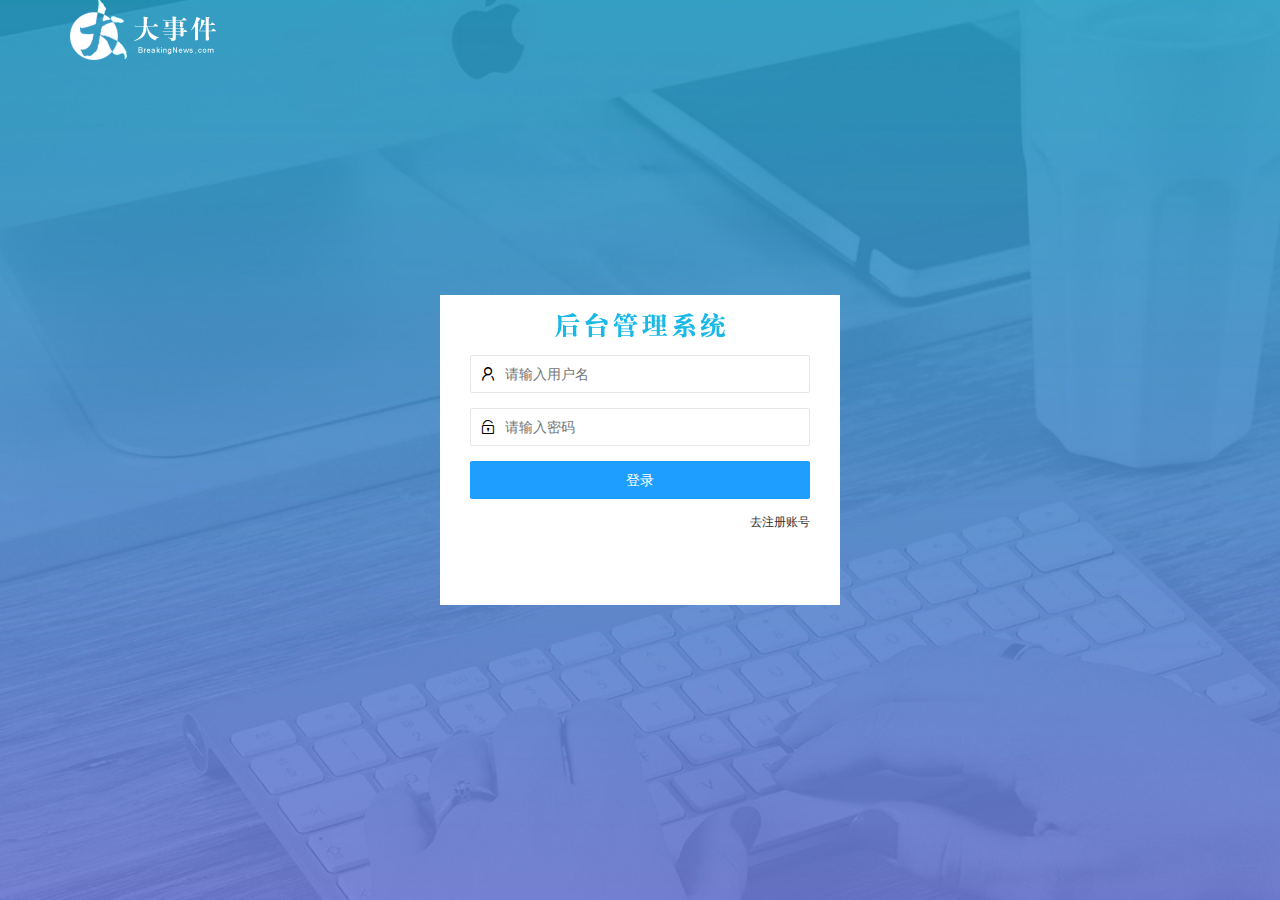
<file: login.html>
<!DOCTYPE html>
<html lang="en">

<head>
    <meta charset="UTF-8">
    <meta name="viewport" content="width=device-width, initial-scale=1.0">
    <title>大事件—登录/注册</title>
    <!-- 导入layui样式表 -->
    <link rel="stylesheet" href="/assets/lib/layui/css/layui.css" />
    <!-- 导入自己的样式表 -->
    <link rel="stylesheet" href="./assets/css/login.css" />

</head>

<body>
    <!-- 头部logo区域 -->
    <div class="layui-main">
        <img src="/assets/images/logo.png" alt="">
    </div>
    <!-- 登录注册区域 -->
    <div class="loginAndRegBox">
        <!-- 头部 -->
        <div class="title-box"></div>

        <!-- 登录的div -->
        <div class="login-box">
            <!-- 登录的表单 -->
            <form class="layui-form" id="form_login">
                <!-- 用户名 -->
                <div class="layui-form-item">
                    <i class="layui-icon layui-icon-username"></i>
                    <input type="text" name="username" required lay-verify="required" placeholder="请输入用户名" autocomplete="off" class="layui-input">
                </div>
                <!-- 密码 -->
                <div class="layui-form-item">
                    <i class="layui-icon layui-icon-password"></i>
                    <input type="password" name="password" required lay-verify="required|pwd" placeholder="请输入密码" autocomplete="off" class="layui-input">
                </div>
                <!-- 登录按钮 -->
                <div class="layui-form-item">
                    <button class="layui-btn layui-btn-fluid layui-btn-normal" lay-submit>登录</button>
                </div>
                <div class="layui-form-item links">
                    <a href="javascript:;" id="link-login">去注册账号</a>
                </div>
            </form>
        </div>

        <!-- 注册的div -->
        <div class="reg-box">
            <!-- 注册的表单 -->
            <form class="layui-form" id="form_reg">
                <!-- 用户名 -->
                <div class="layui-form-item">
                    <i class="layui-icon layui-icon-username"></i>
                    <input type="text" name="username" required lay-verify="required" placeholder="请输入用户名" autocomplete="off" class="layui-input">
                </div>
                <!-- 密码 -->
                <div class="layui-form-item">
                    <i class="layui-icon layui-icon-password"></i>
                    <input type="password" name="password" required lay-verify="required|pwd" placeholder="请输入密码" autocomplete="off" class="layui-input">
                </div>
                <!-- 确认密码 -->
                <div class="layui-form-item">
                    <i class="layui-icon layui-icon-password"></i>
                    <input type="password" name="repassword" required lay-verify="required|pwd|repwd" placeholder="再次请输入密码" autocomplete="off" class="layui-input">
                </div>
                <!-- 登录按钮 -->
                <div class="layui-form-item">
                    <button class="layui-btn layui-btn-fluid layui-btn-normal" lay-submit>注册</button>
                </div>
                <div class="layui-form-item links">
                    <a href="javascript:;" id="link-reg">去登陆</a>
                </div>
            </form>

        </div>
    </div>

    <!-- 导入 layui.js 文件 -->
    <script src="/assets/lib/layui/layui.all.js"></script>
    <!-- 导入 jquery -->
    <script src="/assets/lib/jquery.js"></script>
    <!-- 导入封装的baseAPI.js -->
    <script src="/assets/js/baseAPI.js"></script>
    <!-- 导入自己的 js 脚本 -->
    <script src="/assets/js/login.js"></script>
</body>

</html>
</file>
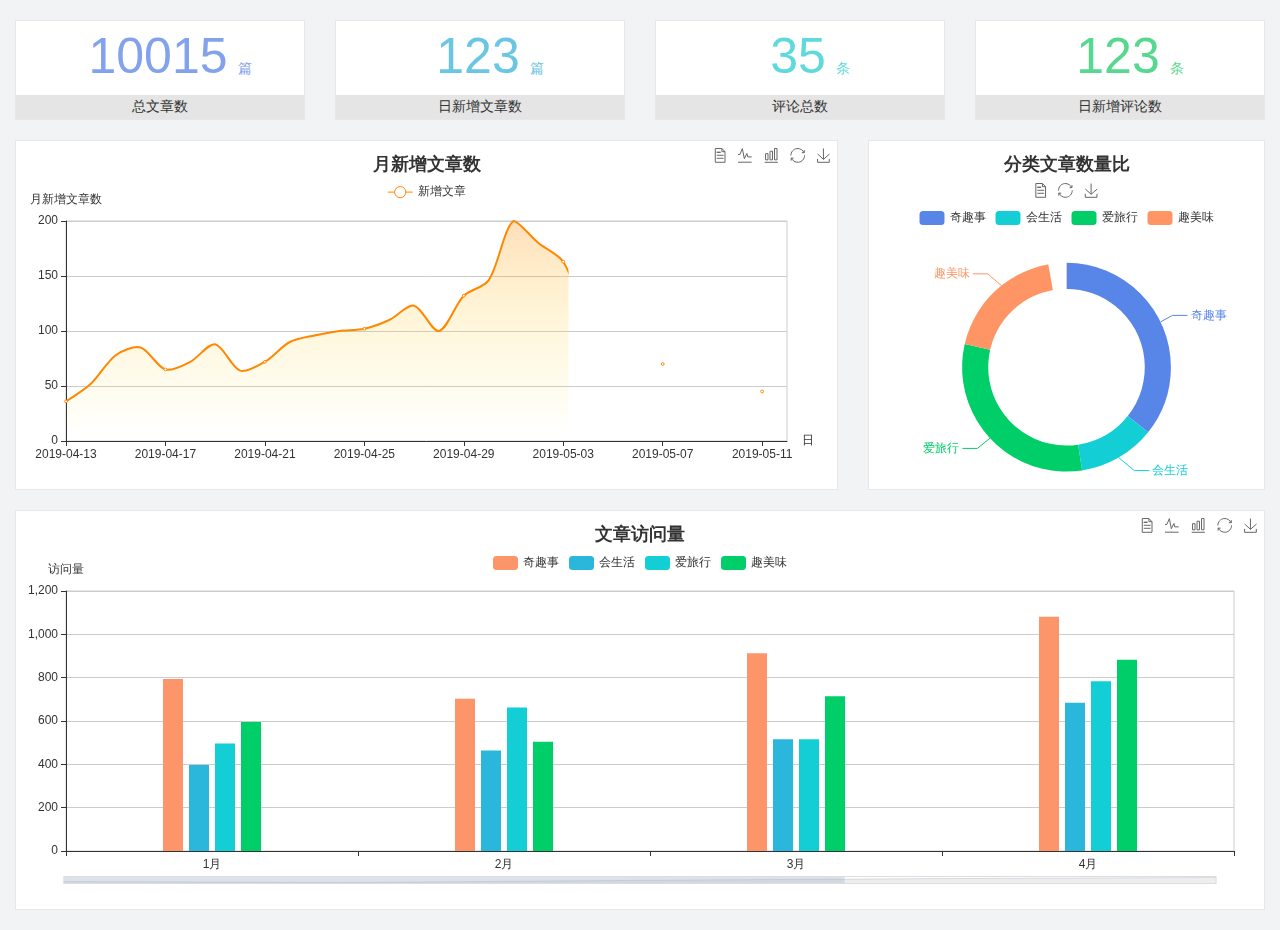
<file: home/dashboard.html>
<!DOCTYPE html>
<html lang="en">

<head>
  <meta charset="UTF-8">
  <meta name="viewport" content="width=device-width, initial-scale=1.0">
  <meta http-equiv="X-UA-Compatible" content="ie=edge">
  <title>图表统计</title>
  <link rel="stylesheet" href="../../assets/lib/bootstrap.css" />
  <link rel="stylesheet" href="../../assets/lib/main.css" />
  <script src="../../assets/lib/jquery.js"></script>
  <script type="text/javascript" src="../../assets/lib/echarts.min.js"></script>
</head>

<body>
  <div class="container-fluid">
    <div class="row spannel_list">
      <div class="col-sm-3 col-xs-6">
        <div class="spannel">
          <em>10015</em><span>篇</span>
          <b>总文章数</b>
        </div>
      </div>
      <div class="col-sm-3 col-xs-6">
        <div class="spannel scolor01">
          <em>123</em><span>篇</span>
          <b>日新增文章数</b>
        </div>
      </div>
      <div class="col-sm-3 col-xs-6">
        <div class="spannel scolor02">
          <em>35</em><span>条</span>
          <b>评论总数</b>
        </div>
      </div>
      <div class="col-sm-3 col-xs-6">
        <div class="spannel scolor03">
          <em>123</em><span>条</span>
          <b>日新增评论数</b>
        </div>
      </div>
    </div>
  </div>

  <div class="container-fluid">
    <div class="row curve-pie">
      <div class="col-lg-8 col-md-8">
        <div class="gragh_pannel" id="curve_show"></div>
      </div>
      <div class="col-lg-4 col-md-4">
        <div class="gragh_pannel" id="pie_show"></div>
      </div>
    </div>
  </div>

  <div class="container-fluid">
    <div class="column_pannel" id="column_show"></div>
  </div>

  <script>
    var oChart = echarts.init(document.getElementById('curve_show'));
    var aList_all = [
      { 'count': 36, 'date': '2019-04-13' },
      { 'count': 52, 'date': '2019-04-14' },
      { 'count': 78, 'date': '2019-04-15' },
      { 'count': 85, 'date': '2019-04-16' },
      { 'count': 65, 'date': '2019-04-17' },
      { 'count': 72, 'date': '2019-04-18' },
      { 'count': 88, 'date': '2019-04-19' },
      { 'count': 64, 'date': '2019-04-20' },
      { 'count': 72, 'date': '2019-04-21' },
      { 'count': 90, 'date': '2019-04-22' },
      { 'count': 96, 'date': '2019-04-23' },
      { 'count': 100, 'date': '2019-04-24' },
      { 'count': 102, 'date': '2019-04-25' },
      { 'count': 110, 'date': '2019-04-26' },
      { 'count': 123, 'date': '2019-04-27' },
      { 'count': 100, 'date': '2019-04-28' },
      { 'count': 132, 'date': '2019-04-29' },
      { 'count': 146, 'date': '2019-04-30' },
      { 'count': 200, 'date': '2019-05-01' },
      { 'count': 180, 'date': '2019-05-02' },
      { 'count': 163, 'date': '2019-05-03' },
      { 'count': 110, 'date': '2019-05-04' },
      { 'count': 80, 'date': '2019-05-05' },
      { 'count': 82, 'date': '2019-05-06' },
      { 'count': 70, 'date': '2019-05-07' },
      { 'count': 65, 'date': '2019-05-08' },
      { 'count': 54, 'date': '2019-05-09' },
      { 'count': 40, 'date': '2019-05-10' },
      { 'count': 45, 'date': '2019-05-11' },
      { 'count': 38, 'date': '2019-05-12' },
    ];

    let aCount = [];
    let aDate = [];

    for (var i = 0; i < aList_all.length; i++) {
      aCount.push(aList_all[i].count);
      aDate.push(aList_all[i].date);
    }

    var chartopt = {
      title: {
        text: '月新增文章数',
        left: 'center',
        top: '10'
      },
      tooltip: {
        trigger: 'axis'
      },
      legend: {
        data: ['新增文章'],
        top: '40'
      },
      toolbox: {
        show: true,
        feature: {
          mark: { show: true },
          dataView: { show: true, readOnly: false },
          magicType: { show: true, type: ['line', 'bar'] },
          restore: { show: true },
          saveAsImage: { show: true }
        }
      },
      calculable: true,
      xAxis: [
        {
          name: '日',
          type: 'category',
          boundaryGap: false,
          data: aDate
        }
      ],
      yAxis: [
        {
          name: '月新增文章数',
          type: 'value'
        }
      ],
      series: [
        {
          name: '新增文章',
          type: 'line',
          smooth: true,
          itemStyle: { normal: { areaStyle: { type: 'default' }, color: '#f80' }, lineStyle: { color: '#f80' } },
          data: aCount
        }],
      areaStyle: {
        normal: {
          color: new echarts.graphic.LinearGradient(0, 0, 0, 1, [{
            offset: 0,
            color: 'rgba(255,136,0,0.39)'
          }, {
            offset: .34,
            color: 'rgba(255,180,0,0.25)'
          }, {
            offset: 1,
            color: 'rgba(255,222,0,0.00)'
          }])

        }
      },
      grid: {
        show: true,
        x: 50,
        x2: 50,
        y: 80,
        height: 220
      }
    };

    oChart.setOption(chartopt);


    var oPie = echarts.init(document.getElementById('pie_show'));
    var oPieopt =
    {
      title: {
        top: 10,
        text: '分类文章数量比',
        x: 'center'
      },
      tooltip: {
        trigger: 'item',
        formatter: "{a} <br/>{b} : {c} ({d}%)"
      },
      color: ['#5885e8', '#13cfd5', '#00ce68', '#ff9565'],
      legend: {
        x: 'center',
        top: 65,
        data: ['奇趣事', '会生活', '爱旅行', '趣美味']
      },
      toolbox: {
        show: true,
        x: 'center',
        top: 35,
        feature: {
          mark: { show: true },
          dataView: { show: true, readOnly: false },
          magicType: {
            show: true,
            type: ['pie', 'funnel'],
            option: {
              funnel: {
                x: '25%',
                width: '50%',
                funnelAlign: 'left',
                max: 1548
              }
            }
          },
          restore: { show: true },
          saveAsImage: { show: true }
        }
      },
      calculable: true,
      series: [
        {
          name: '访问来源',
          type: 'pie',
          radius: ['45%', '60%'],
          center: ['50%', '65%'],
          data: [
            { value: 300, name: '奇趣事' },
            { value: 100, name: '会生活' },
            { value: 260, name: '爱旅行' },
            { value: 180, name: '趣美味' }
          ]
        }
      ]
    };
    oPie.setOption(oPieopt);



    var oColumn = this.echarts.init(document.getElementById('column_show'));
    var oColumnopt =
    {
      title: {
        text: '文章访问量',
        left: 'center',
        top: '10'
      },
      tooltip: {
        trigger: 'axis'
      },
      legend: {
        data: ['奇趣事', '会生活', '爱旅行', '趣美味'],
        top: '40'
      },
      toolbox: {
        show: true,
        feature: {
          mark: { show: true },
          dataView: { show: true, readOnly: false },
          magicType: { show: true, type: ['line', 'bar'] },
          restore: { show: true },
          saveAsImage: { show: true }
        }
      },
      calculable: true,
      xAxis: [
        {
          type: 'category',
          data: ['1月', '2月', '3月', '4月', '5月']
        }
      ],
      yAxis: [
        {
          name: '访问量',
          type: 'value'
        }
      ],
      series: [
        {
          name: '奇趣事',
          type: 'bar',
          barWidth: 20,
          itemStyle: {
            normal: { areaStyle: { type: 'default' }, color: '#fd956a' }
          },
          data: [800, 708, 920, 1090, 1200]
        },
        {
          name: '会生活',
          type: 'bar',
          barWidth: 20,
          itemStyle: {
            normal: { areaStyle: { type: 'default' }, color: '#2bb6db' }
          },
          data: [400, 468, 520, 690, 800]
        },
        {
          name: '爱旅行',
          type: 'bar',
          barWidth: 20,
          itemStyle: {
            normal: { areaStyle: { type: 'default' }, color: '#13cfd5' }
          },
          data: [500, 668, 520, 790, 900]
        },
        {
          name: '趣美味',
          type: 'bar',
          barWidth: 20,
          itemStyle: {
            normal: { areaStyle: { type: 'default' }, color: '#00ce68' }
          },
          data: [600, 508, 720, 890, 1000]
        }
      ],
      grid: {
        show: true,
        x: 50,
        x2: 30,
        y: 80,
        height: 260
      },
      dataZoom: [//给x轴设置滚动条
        {
          start: 0,//默认为0
          end: 100 - 1000 / 31,//默认为100
          type: 'slider',
          show: true,
          xAxisIndex: [0],
          handleSize: 0,//滑动条的 左右2个滑动条的大小
          height: 8,//组件高度
          left: 45, //左边的距离
          right: 50,//右边的距离
          bottom: 26,//右边的距离
          handleColor: '#ddd',//h滑动图标的颜色
          handleStyle: {
            borderColor: "#cacaca",
            borderWidth: "1",
            shadowBlur: 2,
            background: "#ddd",
            shadowColor: "#ddd",
          }
        }]
    };
    oColumn.setOption(oColumnopt);
  </script>
</body>

</html>
</file>
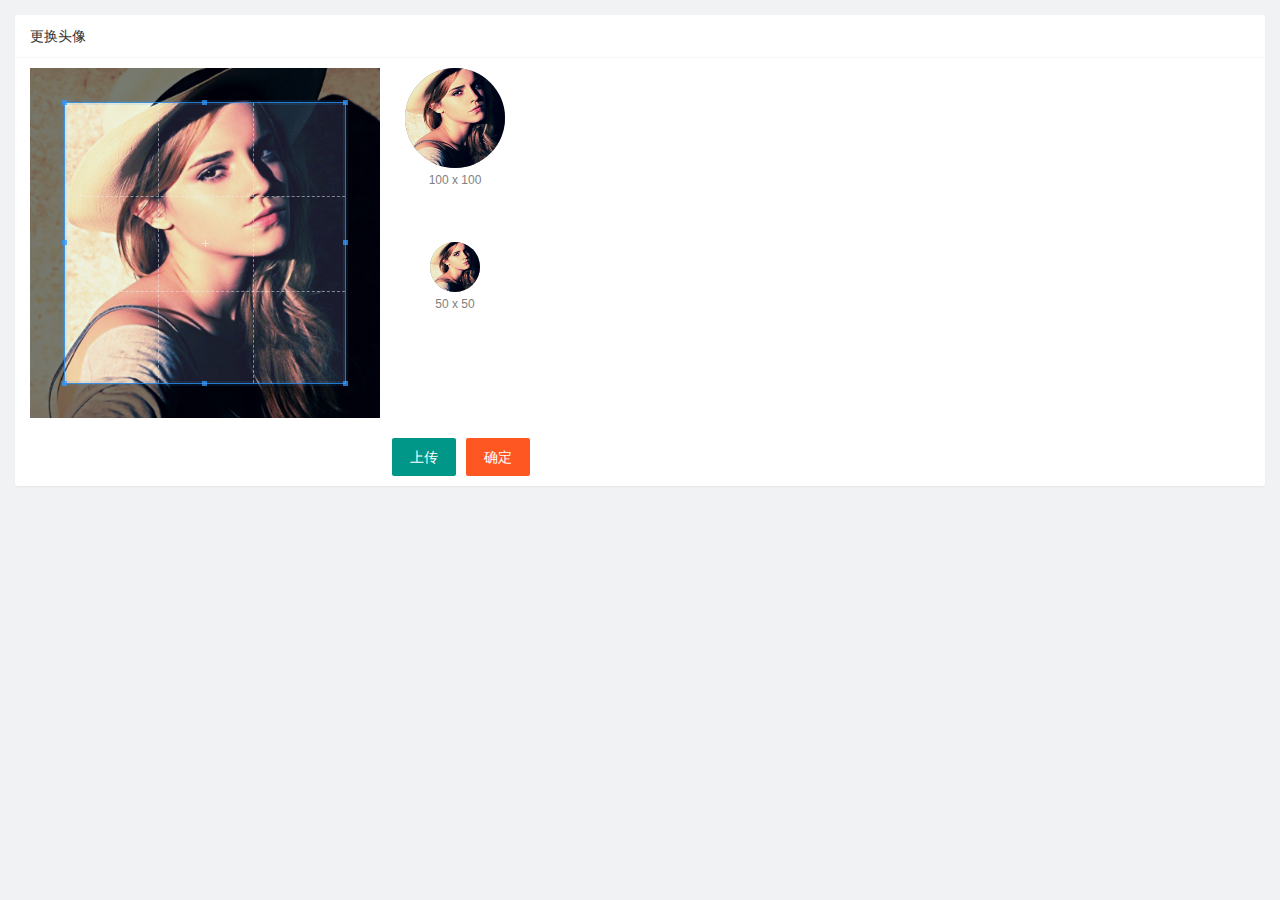
<file: user/user_avatar.html>
<!DOCTYPE html>
<html lang="en">

<head>
    <meta charset="UTF-8">
    <meta name="viewport" content="width=device-width, initial-scale=1.0">
    <title>Document</title>
    <link rel="stylesheet" href="/assets/lib/layui/css/layui.css" />

    <link rel="stylesheet" href="/assets/lib/cropper/cropper.css" />

    <link rel="stylesheet" href="/assets/css/user/user_avatar.css" />
</head>

<body>
    <div class="layui-card">
        <div class="layui-card-header">更换头像</div>
        <div class="layui-card-body">
            <!-- 第一行的图片裁剪和预览区域 -->
            <div class="row1">
                <!-- 图片裁剪区域 -->
                <div class="cropper-box">
                    <!-- 这个 img 标签很重要，将来会把它初始化为裁剪区域 -->
                    <img id="image" src="/assets/images/sample.jpg" />
                </div>
                <!-- 图片的预览区域 -->
                <div class="preview-box">
                    <div>
                        <!-- 宽高为 100px 的预览区域 -->
                        <div class="img-preview w100"></div>
                        <p class="size">100 x 100</p>
                    </div>
                    <div>
                        <!-- 宽高为 50px 的预览区域 -->
                        <div class="img-preview w50"></div>
                        <p class="size">50 x 50</p>
                    </div>
                </div>
            </div>

            <!-- 第二行的按钮区域 -->
            <div class="row2">
                <input type="file" id="file" multiple accept="image/png,image/jpeg">
                <button type="button" class="layui-btn" id="btnChooseImage">上传</button>
                <button type="button" class="layui-btn layui-btn-danger" id="btnUpload">确定</button>
            </div>
        </div>
    </div>



    <script src="/assets/lib/layui/layui.all.js"></script>
    <script src="/assets/lib/jquery.js"></script>
    <script src="/assets/lib/cropper/Cropper.js"></script>
    <script src="/assets/lib/cropper/jquery-cropper.js"></script>
    <script src="/assets/js/baseAPI.js"></script>
    <script src="/assets/js/user/user_avatar.js"></script>
</body>

</html>
</file>
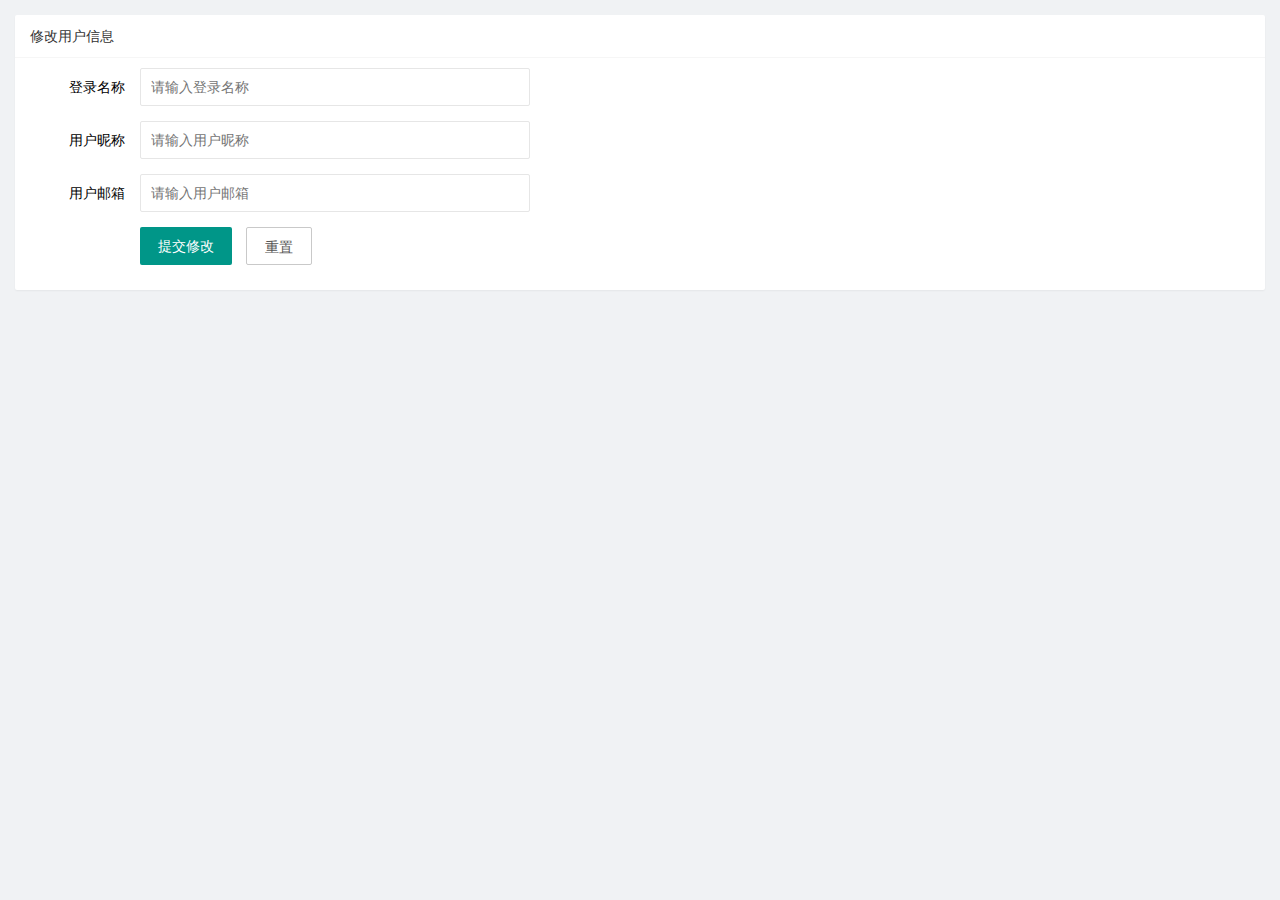
<file: user/user_info.html>
<!DOCTYPE html>
<html lang="en">

<head>
    <meta charset="UTF-8">
    <meta name="viewport" content="width=device-width, initial-scale=1.0">
    <title>Document</title>
    <!-- 导入 layui css 文件 -->
    <link rel="stylesheet" href="/assets/lib/layui/css/layui.css" />
    <!-- 导入自己的 css文件 -->
    <link rel="stylesheet" href="/assets/css/user/user_info.css" />
</head>

<body>
    <div class="layui-card">
        <div class="layui-card-header">修改用户信息</div>
        <div class="layui-card-body">
            <form class="layui-form" lay-filter="formUserInfo">

                <!-- 添加隐藏域，存放id -->
                <input type="hidden" name="id" />
                <div class="layui-form-item">
                    <label class="layui-form-label">登录名称</label>
                    <div class="layui-input-block">
                        <input type="text" name="username" required lay-verify="required" placeholder="请输入登录名称" autocomplete="off" class="layui-input" readonly>
                    </div>
                </div>

                <div class="layui-form-item">
                    <label class="layui-form-label">用户昵称</label>
                    <div class="layui-input-block">
                        <input type="text" name="nickname" required lay-verify="required|nickname" placeholder="请输入用户昵称" autocomplete="off" class="layui-input">
                    </div>
                </div>

                <div class="layui-form-item">
                    <label class="layui-form-label">用户邮箱</label>
                    <div class="layui-input-block">
                        <input type="text" name="email" required lay-verify="required|email" placeholder="请输入用户邮箱" autocomplete="off" class="layui-input">
                    </div>
                </div>

                <div class="layui-form-item">
                    <div class="layui-input-block">
                        <button class="layui-btn" lay-submit lay-filter="formDemo">提交修改</button>
                        <button type="reset" class="layui-btn layui-btn-primary" id="btnReset">重置</button>
                    </div>
                </div>
            </form>
        </div>
    </div>

    <!-- 导入layui  jquery js 文件 -->
    <script src="/assets/lib/layui/layui.all.js"></script>

    <script src="/assets/lib/jquery.js"></script>

    <script src="/assets/js/baseAPI.js"></script>
    <script src="/assets/js/user/user_info.js"></script>
</body>

</html>
</file>
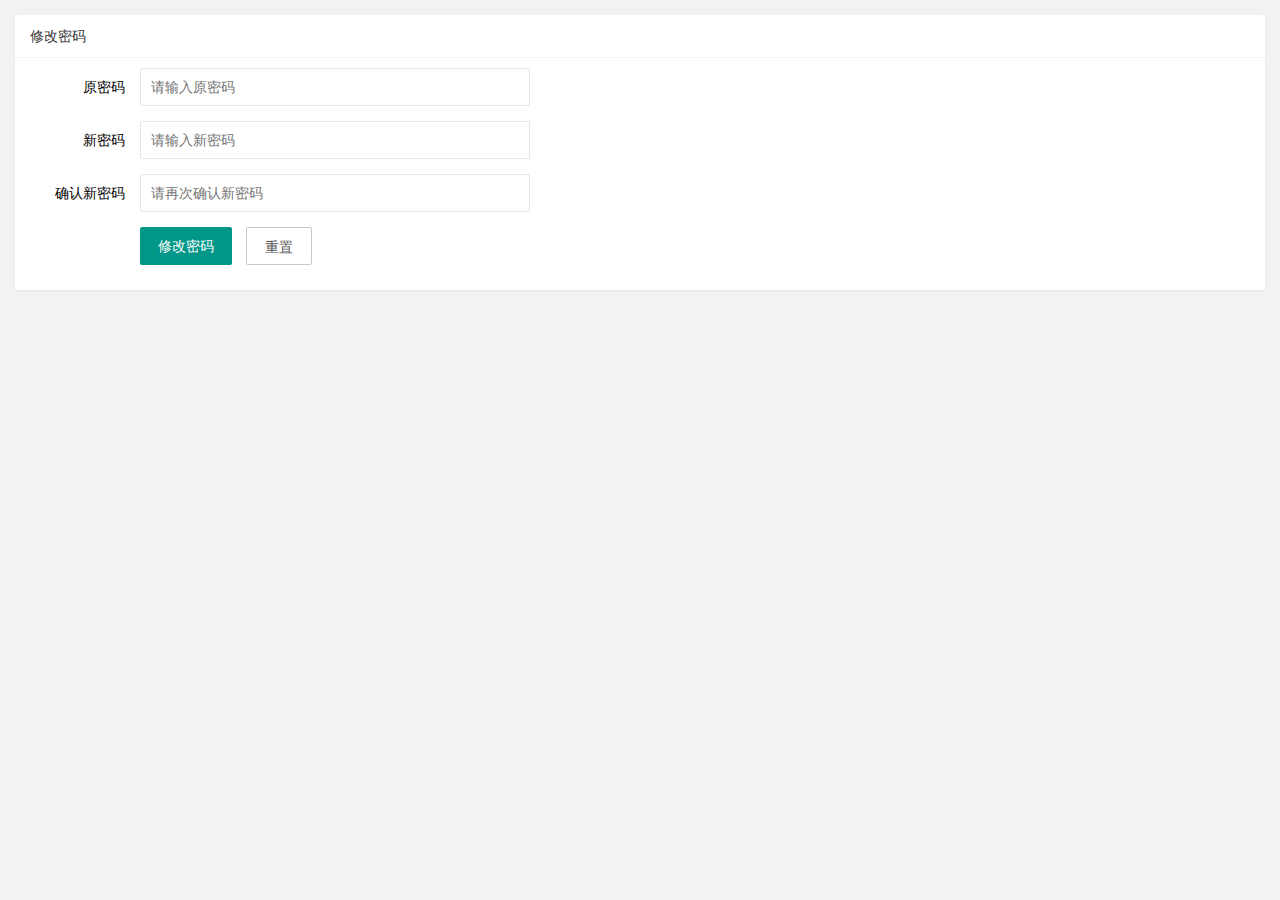
<file: user/user_pwd.html>
<!DOCTYPE html>
<html lang="en">

<head>
    <meta charset="UTF-8">
    <meta name="viewport" content="width=device-width, initial-scale=1.0">
    <title>Document</title>
    <link rel="stylesheet" href="/assets/lib/layui/css/layui.css">
    <link rel="stylesheet" href="/assets/css/user/user_pwd.css">
</head>

<body>
    <div class="layui-card">
        <div class="layui-card-header">修改密码</div>
        <div class="layui-card-body">
            <form class="layui-form" lay-filter="formUserInfo">

                <div class="layui-form-item">
                    <label class="layui-form-label">原密码</label>
                    <div class="layui-input-block">
                        <input type="password" name="oldPwd" required lay-verify="required|pwd" placeholder="请输入原密码" autocomplete="off" class="layui-input">
                    </div>
                </div>

                <div class="layui-form-item">
                    <label class="layui-form-label">新密码</label>
                    <div class="layui-input-block">
                        <input type="password" name="newPwd" required lay-verify="required|pwd|samePwd" placeholder="请输入新密码" autocomplete="off" class="layui-input">
                    </div>
                </div>

                <div class="layui-form-item">
                    <label class="layui-form-label">确认新密码</label>
                    <div class="layui-input-block">
                        <input type="password" name="rePwd" required lay-verify="required|pwd|rePwd" placeholder="请再次确认新密码" autocomplete="off" class="layui-input">
                    </div>
                </div>

                <div class="layui-form-item">
                    <div class="layui-input-block">
                        <button class="layui-btn" lay-submit lay-filter="formDemo">修改密码</button>
                        <button type="reset" class="layui-btn layui-btn-primary" id="btnReset">重置</button>
                    </div>
                </div>
            </form>
        </div>
    </div>


    <script src="/assets/lib/jquery.js"></script>

    <script src="/assets/lib/layui/layui.all.js"></script>

    <script src="/assets/js/baseAPI.js"></script>

    <script src="/assets/js/user/user_pwd.js"></script>
</body>

</html>
</file>
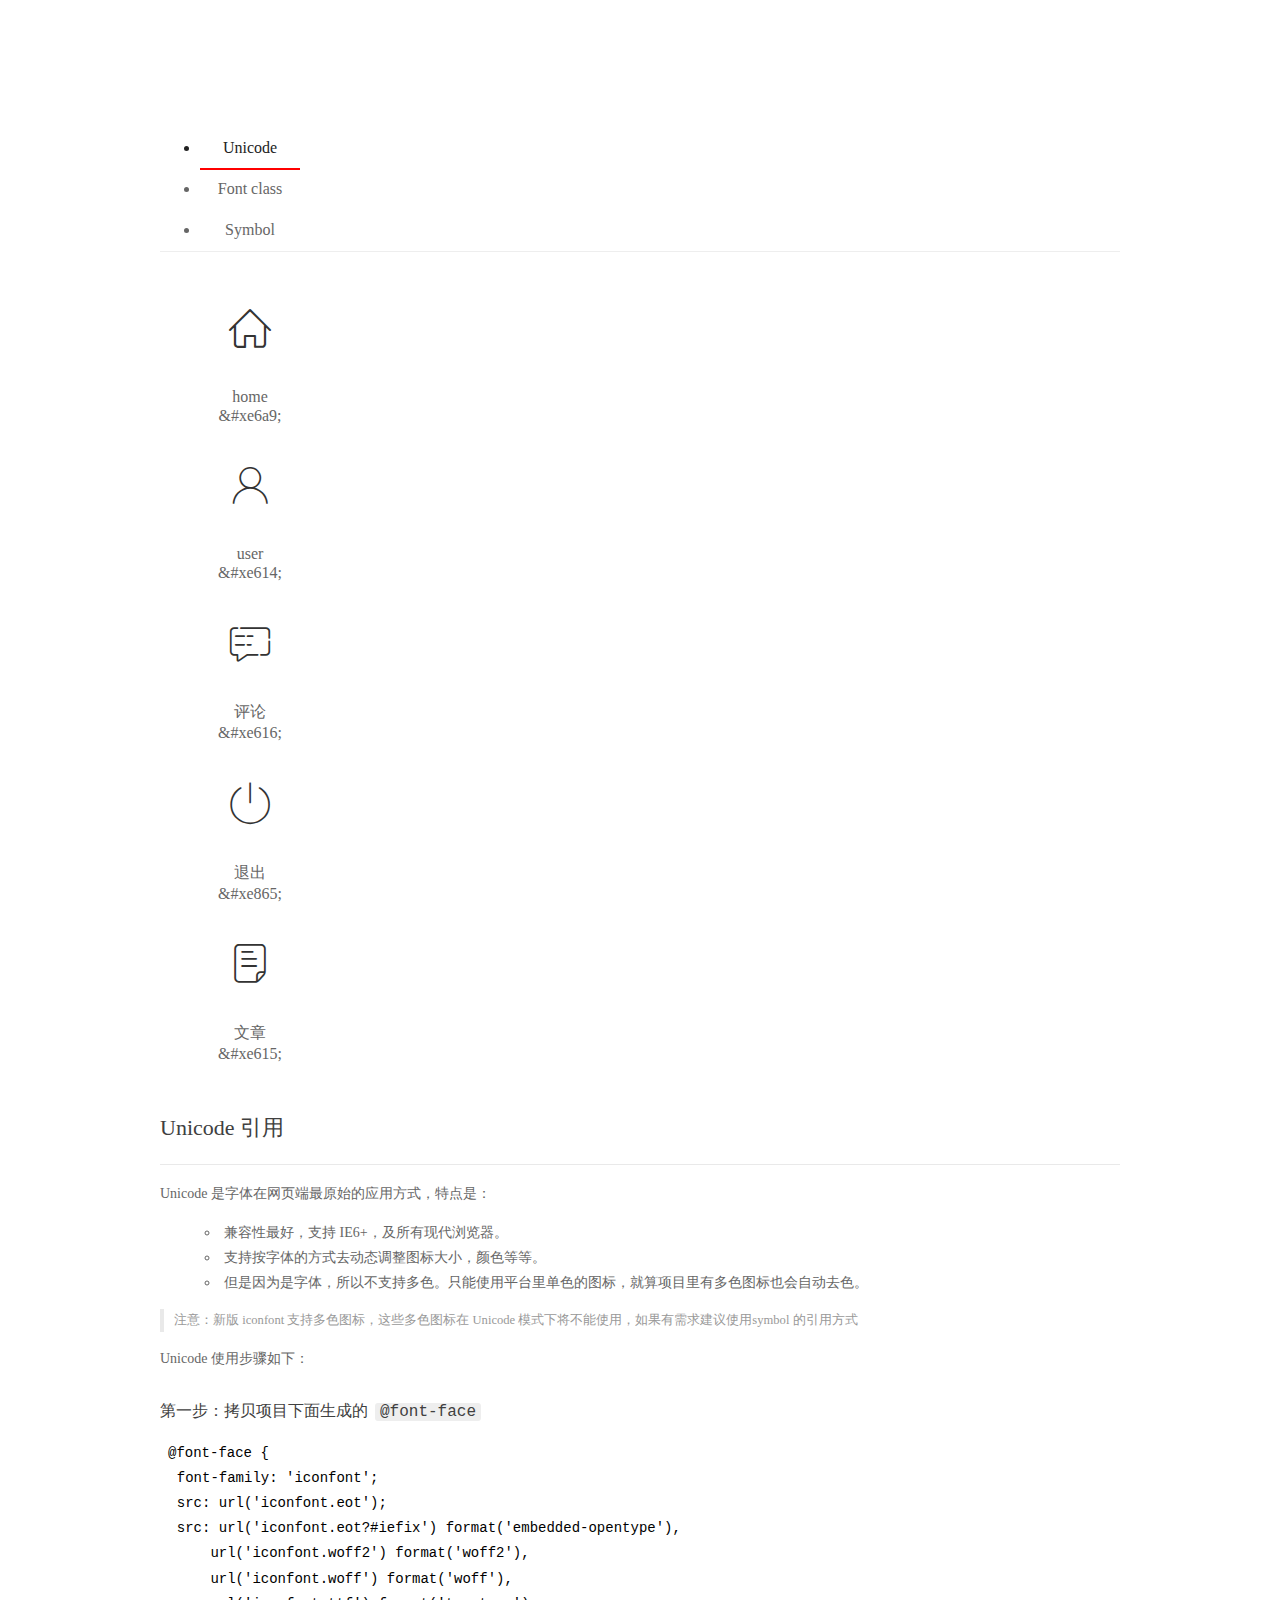
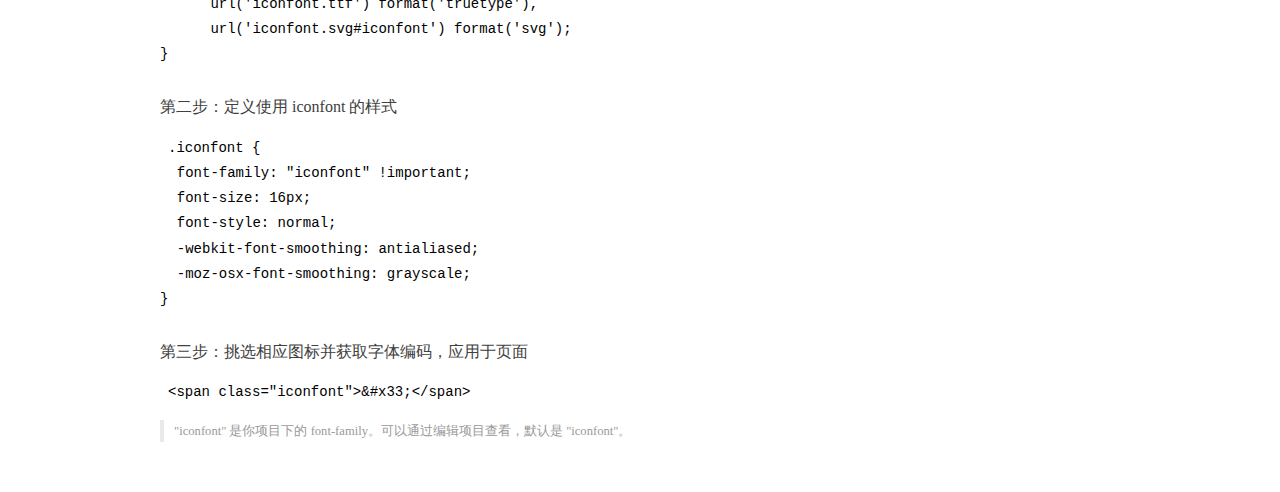
<file: assets/fonts/demo_index.html>
<!DOCTYPE html>
<html>
<head>
  <meta charset="utf-8"/>
  <title>IconFont Demo</title>
  <link rel="shortcut icon" href="https://gtms04.alicdn.com/tps/i4/TB1_oz6GVXXXXaFXpXXJDFnIXXX-64-64.ico" type="image/x-icon"/>
  <link rel="stylesheet" href="https://g.alicdn.com/thx/cube/1.3.2/cube.min.css">
  <link rel="stylesheet" href="demo.css">
  <link rel="stylesheet" href="iconfont.css">
  <script src="iconfont.js"></script>
  <!-- jQuery -->
  <script src="https://a1.alicdn.com/oss/uploads/2018/12/26/7bfddb60-08e8-11e9-9b04-53e73bb6408b.js"></script>
  <!-- 代码高亮 -->
  <script src="https://a1.alicdn.com/oss/uploads/2018/12/26/a3f714d0-08e6-11e9-8a15-ebf944d7534c.js"></script>
</head>
<body>
  <div class="main">
    <h1 class="logo"><a href="https://www.iconfont.cn/" title="iconfont 首页" target="_blank">&#xe86b;</a></h1>
    <div class="nav-tabs">
      <ul id="tabs" class="dib-box">
        <li class="dib active"><span>Unicode</span></li>
        <li class="dib"><span>Font class</span></li>
        <li class="dib"><span>Symbol</span></li>
      </ul>
      
    </div>
    <div class="tab-container">
      <div class="content unicode" style="display: block;">
          <ul class="icon_lists dib-box">
          
            <li class="dib">
              <span class="icon iconfont">&#xe6a9;</span>
                <div class="name">home</div>
                <div class="code-name">&amp;#xe6a9;</div>
              </li>
          
            <li class="dib">
              <span class="icon iconfont">&#xe614;</span>
                <div class="name">user</div>
                <div class="code-name">&amp;#xe614;</div>
              </li>
          
            <li class="dib">
              <span class="icon iconfont">&#xe616;</span>
                <div class="name">评论</div>
                <div class="code-name">&amp;#xe616;</div>
              </li>
          
            <li class="dib">
              <span class="icon iconfont">&#xe865;</span>
                <div class="name">退出</div>
                <div class="code-name">&amp;#xe865;</div>
              </li>
          
            <li class="dib">
              <span class="icon iconfont">&#xe615;</span>
                <div class="name">文章</div>
                <div class="code-name">&amp;#xe615;</div>
              </li>
          
          </ul>
          <div class="article markdown">
          <h2 id="unicode-">Unicode 引用</h2>
          <hr>

          <p>Unicode 是字体在网页端最原始的应用方式，特点是：</p>
          <ul>
            <li>兼容性最好，支持 IE6+，及所有现代浏览器。</li>
            <li>支持按字体的方式去动态调整图标大小，颜色等等。</li>
            <li>但是因为是字体，所以不支持多色。只能使用平台里单色的图标，就算项目里有多色图标也会自动去色。</li>
          </ul>
          <blockquote>
            <p>注意：新版 iconfont 支持多色图标，这些多色图标在 Unicode 模式下将不能使用，如果有需求建议使用symbol 的引用方式</p>
          </blockquote>
          <p>Unicode 使用步骤如下：</p>
          <h3 id="-font-face">第一步：拷贝项目下面生成的 <code>@font-face</code></h3>
<pre><code class="language-css"
>@font-face {
  font-family: 'iconfont';
  src: url('iconfont.eot');
  src: url('iconfont.eot?#iefix') format('embedded-opentype'),
      url('iconfont.woff2') format('woff2'),
      url('iconfont.woff') format('woff'),
      url('iconfont.ttf') format('truetype'),
      url('iconfont.svg#iconfont') format('svg');
}
</code></pre>
          <h3 id="-iconfont-">第二步：定义使用 iconfont 的样式</h3>
<pre><code class="language-css"
>.iconfont {
  font-family: "iconfont" !important;
  font-size: 16px;
  font-style: normal;
  -webkit-font-smoothing: antialiased;
  -moz-osx-font-smoothing: grayscale;
}
</code></pre>
          <h3 id="-">第三步：挑选相应图标并获取字体编码，应用于页面</h3>
<pre>
<code class="language-html"
>&lt;span class="iconfont"&gt;&amp;#x33;&lt;/span&gt;
</code></pre>
          <blockquote>
            <p>"iconfont" 是你项目下的 font-family。可以通过编辑项目查看，默认是 "iconfont"。</p>
          </blockquote>
          </div>
      </div>
      <div class="content font-class">
        <ul class="icon_lists dib-box">
          
          <li class="dib">
            <span class="icon iconfont icon-home"></span>
            <div class="name">
              home
            </div>
            <div class="code-name">.icon-home
            </div>
          </li>
          
          <li class="dib">
            <span class="icon iconfont icon-user"></span>
            <div class="name">
              user
            </div>
            <div class="code-name">.icon-user
            </div>
          </li>
          
          <li class="dib">
            <span class="icon iconfont icon-pinglun"></span>
            <div class="name">
              评论
            </div>
            <div class="code-name">.icon-pinglun
            </div>
          </li>
          
          <li class="dib">
            <span class="icon iconfont icon-tuichu"></span>
            <div class="name">
              退出
            </div>
            <div class="code-name">.icon-tuichu
            </div>
          </li>
          
          <li class="dib">
            <span class="icon iconfont icon-16"></span>
            <div class="name">
              文章
            </div>
            <div class="code-name">.icon-16
            </div>
          </li>
          
        </ul>
        <div class="article markdown">
        <h2 id="font-class-">font-class 引用</h2>
        <hr>

        <p>font-class 是 Unicode 使用方式的一种变种，主要是解决 Unicode 书写不直观，语意不明确的问题。</p>
        <p>与 Unicode 使用方式相比，具有如下特点：</p>
        <ul>
          <li>兼容性良好，支持 IE8+，及所有现代浏览器。</li>
          <li>相比于 Unicode 语意明确，书写更直观。可以很容易分辨这个 icon 是什么。</li>
          <li>因为使用 class 来定义图标，所以当要替换图标时，只需要修改 class 里面的 Unicode 引用。</li>
          <li>不过因为本质上还是使用的字体，所以多色图标还是不支持的。</li>
        </ul>
        <p>使用步骤如下：</p>
        <h3 id="-fontclass-">第一步：引入项目下面生成的 fontclass 代码：</h3>
<pre><code class="language-html">&lt;link rel="stylesheet" href="./iconfont.css"&gt;
</code></pre>
        <h3 id="-">第二步：挑选相应图标并获取类名，应用于页面：</h3>
<pre><code class="language-html">&lt;span class="iconfont icon-xxx"&gt;&lt;/span&gt;
</code></pre>
        <blockquote>
          <p>"
            iconfont" 是你项目下的 font-family。可以通过编辑项目查看，默认是 "iconfont"。</p>
        </blockquote>
      </div>
      </div>
      <div class="content symbol">
          <ul class="icon_lists dib-box">
          
            <li class="dib">
                <svg class="icon svg-icon" aria-hidden="true">
                  <use xlink:href="#icon-home"></use>
                </svg>
                <div class="name">home</div>
                <div class="code-name">#icon-home</div>
            </li>
          
            <li class="dib">
                <svg class="icon svg-icon" aria-hidden="true">
                  <use xlink:href="#icon-user"></use>
                </svg>
                <div class="name">user</div>
                <div class="code-name">#icon-user</div>
            </li>
          
            <li class="dib">
                <svg class="icon svg-icon" aria-hidden="true">
                  <use xlink:href="#icon-pinglun"></use>
                </svg>
                <div class="name">评论</div>
                <div class="code-name">#icon-pinglun</div>
            </li>
          
            <li class="dib">
                <svg class="icon svg-icon" aria-hidden="true">
                  <use xlink:href="#icon-tuichu"></use>
                </svg>
                <div class="name">退出</div>
                <div class="code-name">#icon-tuichu</div>
            </li>
          
            <li class="dib">
                <svg class="icon svg-icon" aria-hidden="true">
                  <use xlink:href="#icon-16"></use>
                </svg>
                <div class="name">文章</div>
                <div class="code-name">#icon-16</div>
            </li>
          
          </ul>
          <div class="article markdown">
          <h2 id="symbol-">Symbol 引用</h2>
          <hr>

          <p>这是一种全新的使用方式，应该说这才是未来的主流，也是平台目前推荐的用法。相关介绍可以参考这篇<a href="">文章</a>
            这种用法其实是做了一个 SVG 的集合，与另外两种相比具有如下特点：</p>
          <ul>
            <li>支持多色图标了，不再受单色限制。</li>
            <li>通过一些技巧，支持像字体那样，通过 <code>font-size</code>, <code>color</code> 来调整样式。</li>
            <li>兼容性较差，支持 IE9+，及现代浏览器。</li>
            <li>浏览器渲染 SVG 的性能一般，还不如 png。</li>
          </ul>
          <p>使用步骤如下：</p>
          <h3 id="-symbol-">第一步：引入项目下面生成的 symbol 代码：</h3>
<pre><code class="language-html">&lt;script src="./iconfont.js"&gt;&lt;/script&gt;
</code></pre>
          <h3 id="-css-">第二步：加入通用 CSS 代码（引入一次就行）：</h3>
<pre><code class="language-html">&lt;style&gt;
.icon {
  width: 1em;
  height: 1em;
  vertical-align: -0.15em;
  fill: currentColor;
  overflow: hidden;
}
&lt;/style&gt;
</code></pre>
          <h3 id="-">第三步：挑选相应图标并获取类名，应用于页面：</h3>
<pre><code class="language-html">&lt;svg class="icon" aria-hidden="true"&gt;
  &lt;use xlink:href="#icon-xxx"&gt;&lt;/use&gt;
&lt;/svg&gt;
</code></pre>
          </div>
      </div>

    </div>
  </div>
  <script>
  $(document).ready(function () {
      $('.tab-container .content:first').show()

      $('#tabs li').click(function (e) {
        var tabContent = $('.tab-container .content')
        var index = $(this).index()

        if ($(this).hasClass('active')) {
          return
        } else {
          $('#tabs li').removeClass('active')
          $(this).addClass('active')

          tabContent.hide().eq(index).fadeIn()
        }
      })
    })
  </script>
</body>
</html>
</file>
<file: assets/lib/layui/css/layui.css>
/** layui-v2.5.5 MIT License By https://www.layui.com */
 .layui-inline,img{display:inline-block;vertical-align:middle}h1,h2,h3,h4,h5,h6{font-weight:400}.layui-edge,.layui-header,.layui-inline,.layui-main{position:relative}.layui-body,.layui-edge,.layui-elip{overflow:hidden}.layui-btn,.layui-edge,.layui-inline,img{vertical-align:middle}.layui-btn,.layui-disabled,.layui-icon,.layui-unselect{-moz-user-select:none;-webkit-user-select:none;-ms-user-select:none}.layui-elip,.layui-form-checkbox span,.layui-form-pane .layui-form-label{text-overflow:ellipsis;white-space:nowrap}.layui-breadcrumb,.layui-tree-btnGroup{visibility:hidden}blockquote,body,button,dd,div,dl,dt,form,h1,h2,h3,h4,h5,h6,input,li,ol,p,pre,td,textarea,th,ul{margin:0;padding:0;-webkit-tap-highlight-color:rgba(0,0,0,0)}a:active,a:hover{outline:0}img{border:none}li{list-style:none}table{border-collapse:collapse;border-spacing:0}h4,h5,h6{font-size:100%}button,input,optgroup,option,select,textarea{font-family:inherit;font-size:inherit;font-style:inherit;font-weight:inherit;outline:0}pre{white-space:pre-wrap;white-space:-moz-pre-wrap;white-space:-pre-wrap;white-space:-o-pre-wrap;word-wrap:break-word}body{line-height:24px;font:14px Helvetica Neue,Helvetica,PingFang SC,Tahoma,Arial,sans-serif}hr{height:1px;margin:10px 0;border:0;clear:both}a{color:#333;text-decoration:none}a:hover{color:#777}a cite{font-style:normal;*cursor:pointer}.layui-border-box,.layui-border-box *{box-sizing:border-box}.layui-box,.layui-box *{box-sizing:content-box}.layui-clear{clear:both;*zoom:1}.layui-clear:after{content:'\20';clear:both;*zoom:1;display:block;height:0}.layui-inline{*display:inline;*zoom:1}.layui-edge{display:inline-block;width:0;height:0;border-width:6px;border-style:dashed;border-color:transparent}.layui-edge-top{top:-4px;border-bottom-color:#999;border-bottom-style:solid}.layui-edge-right{border-left-color:#999;border-left-style:solid}.layui-edge-bottom{top:2px;border-top-color:#999;border-top-style:solid}.layui-edge-left{border-right-color:#999;border-right-style:solid}.layui-disabled,.layui-disabled:hover{color:#d2d2d2!important;cursor:not-allowed!important}.layui-circle{border-radius:100%}.layui-show{display:block!important}.layui-hide{display:none!important}@font-face{font-family:layui-icon;src:url(../font/iconfont.eot?v=250);src:url(../font/iconfont.eot?v=250#iefix) format('embedded-opentype'),url(../font/iconfont.woff2?v=250) format('woff2'),url(../font/iconfont.woff?v=250) format('woff'),url(../font/iconfont.ttf?v=250) format('truetype'),url(../font/iconfont.svg?v=250#layui-icon) format('svg')}.layui-icon{font-family:layui-icon!important;font-size:16px;font-style:normal;-webkit-font-smoothing:antialiased;-moz-osx-font-smoothing:grayscale}.layui-icon-reply-fill:before{content:"\e611"}.layui-icon-set-fill:before{content:"\e614"}.layui-icon-menu-fill:before{content:"\e60f"}.layui-icon-search:before{content:"\e615"}.layui-icon-share:before{content:"\e641"}.layui-icon-set-sm:before{content:"\e620"}.layui-icon-engine:before{content:"\e628"}.layui-icon-close:before{content:"\1006"}.layui-icon-close-fill:before{content:"\1007"}.layui-icon-chart-screen:before{content:"\e629"}.layui-icon-star:before{content:"\e600"}.layui-icon-circle-dot:before{content:"\e617"}.layui-icon-chat:before{content:"\e606"}.layui-icon-release:before{content:"\e609"}.layui-icon-list:before{content:"\e60a"}.layui-icon-chart:before{content:"\e62c"}.layui-icon-ok-circle:before{content:"\1005"}.layui-icon-layim-theme:before{content:"\e61b"}.layui-icon-table:before{content:"\e62d"}.layui-icon-right:before{content:"\e602"}.layui-icon-left:before{content:"\e603"}.layui-icon-cart-simple:before{content:"\e698"}.layui-icon-face-cry:before{content:"\e69c"}.layui-icon-face-smile:before{content:"\e6af"}.layui-icon-survey:before{content:"\e6b2"}.layui-icon-tree:before{content:"\e62e"}.layui-icon-upload-circle:before{content:"\e62f"}.layui-icon-add-circle:before{content:"\e61f"}.layui-icon-download-circle:before{content:"\e601"}.layui-icon-templeate-1:before{content:"\e630"}.layui-icon-util:before{content:"\e631"}.layui-icon-face-surprised:before{content:"\e664"}.layui-icon-edit:before{content:"\e642"}.layui-icon-speaker:before{content:"\e645"}.layui-icon-down:before{content:"\e61a"}.layui-icon-file:before{content:"\e621"}.layui-icon-layouts:before{content:"\e632"}.layui-icon-rate-half:before{content:"\e6c9"}.layui-icon-add-circle-fine:before{content:"\e608"}.layui-icon-prev-circle:before{content:"\e633"}.layui-icon-read:before{content:"\e705"}.layui-icon-404:before{content:"\e61c"}.layui-icon-carousel:before{content:"\e634"}.layui-icon-help:before{content:"\e607"}.layui-icon-code-circle:before{content:"\e635"}.layui-icon-water:before{content:"\e636"}.layui-icon-username:before{content:"\e66f"}.layui-icon-find-fill:before{content:"\e670"}.layui-icon-about:before{content:"\e60b"}.layui-icon-location:before{content:"\e715"}.layui-icon-up:before{content:"\e619"}.layui-icon-pause:before{content:"\e651"}.layui-icon-date:before{content:"\e637"}.layui-icon-layim-uploadfile:before{content:"\e61d"}.layui-icon-delete:before{content:"\e640"}.layui-icon-play:before{content:"\e652"}.layui-icon-top:before{content:"\e604"}.layui-icon-friends:before{content:"\e612"}.layui-icon-refresh-3:before{content:"\e9aa"}.layui-icon-ok:before{content:"\e605"}.layui-icon-layer:before{content:"\e638"}.layui-icon-face-smile-fine:before{content:"\e60c"}.layui-icon-dollar:before{content:"\e659"}.layui-icon-group:before{content:"\e613"}.layui-icon-layim-download:before{content:"\e61e"}.layui-icon-picture-fine:before{content:"\e60d"}.layui-icon-link:before{content:"\e64c"}.layui-icon-diamond:before{content:"\e735"}.layui-icon-log:before{content:"\e60e"}.layui-icon-rate-solid:before{content:"\e67a"}.layui-icon-fonts-del:before{content:"\e64f"}.layui-icon-unlink:before{content:"\e64d"}.layui-icon-fonts-clear:before{content:"\e639"}.layui-icon-triangle-r:before{content:"\e623"}.layui-icon-circle:before{content:"\e63f"}.layui-icon-radio:before{content:"\e643"}.layui-icon-align-center:before{content:"\e647"}.layui-icon-align-right:before{content:"\e648"}.layui-icon-align-left:before{content:"\e649"}.layui-icon-loading-1:before{content:"\e63e"}.layui-icon-return:before{content:"\e65c"}.layui-icon-fonts-strong:before{content:"\e62b"}.layui-icon-upload:before{content:"\e67c"}.layui-icon-dialogue:before{content:"\e63a"}.layui-icon-video:before{content:"\e6ed"}.layui-icon-headset:before{content:"\e6fc"}.layui-icon-cellphone-fine:before{content:"\e63b"}.layui-icon-add-1:before{content:"\e654"}.layui-icon-face-smile-b:before{content:"\e650"}.layui-icon-fonts-html:before{content:"\e64b"}.layui-icon-form:before{content:"\e63c"}.layui-icon-cart:before{content:"\e657"}.layui-icon-camera-fill:before{content:"\e65d"}.layui-icon-tabs:before{content:"\e62a"}.layui-icon-fonts-code:before{content:"\e64e"}.layui-icon-fire:before{content:"\e756"}.layui-icon-set:before{content:"\e716"}.layui-icon-fonts-u:before{content:"\e646"}.layui-icon-triangle-d:before{content:"\e625"}.layui-icon-tips:before{content:"\e702"}.layui-icon-picture:before{content:"\e64a"}.layui-icon-more-vertical:before{content:"\e671"}.layui-icon-flag:before{content:"\e66c"}.layui-icon-loading:before{content:"\e63d"}.layui-icon-fonts-i:before{content:"\e644"}.layui-icon-refresh-1:before{content:"\e666"}.layui-icon-rmb:before{content:"\e65e"}.layui-icon-home:before{content:"\e68e"}.layui-icon-user:before{content:"\e770"}.layui-icon-notice:before{content:"\e667"}.layui-icon-login-weibo:before{content:"\e675"}.layui-icon-voice:before{content:"\e688"}.layui-icon-upload-drag:before{content:"\e681"}.layui-icon-login-qq:before{content:"\e676"}.layui-icon-snowflake:before{content:"\e6b1"}.layui-icon-file-b:before{content:"\e655"}.layui-icon-template:before{content:"\e663"}.layui-icon-auz:before{content:"\e672"}.layui-icon-console:before{content:"\e665"}.layui-icon-app:before{content:"\e653"}.layui-icon-prev:before{content:"\e65a"}.layui-icon-website:before{content:"\e7ae"}.layui-icon-next:before{content:"\e65b"}.layui-icon-component:before{content:"\e857"}.layui-icon-more:before{content:"\e65f"}.layui-icon-login-wechat:before{content:"\e677"}.layui-icon-shrink-right:before{content:"\e668"}.layui-icon-spread-left:before{content:"\e66b"}.layui-icon-camera:before{content:"\e660"}.layui-icon-note:before{content:"\e66e"}.layui-icon-refresh:before{content:"\e669"}.layui-icon-female:before{content:"\e661"}.layui-icon-male:before{content:"\e662"}.layui-icon-password:before{content:"\e673"}.layui-icon-senior:before{content:"\e674"}.layui-icon-theme:before{content:"\e66a"}.layui-icon-tread:before{content:"\e6c5"}.layui-icon-praise:before{content:"\e6c6"}.layui-icon-star-fill:before{content:"\e658"}.layui-icon-rate:before{content:"\e67b"}.layui-icon-template-1:before{content:"\e656"}.layui-icon-vercode:before{content:"\e679"}.layui-icon-cellphone:before{content:"\e678"}.layui-icon-screen-full:before{content:"\e622"}.layui-icon-screen-restore:before{content:"\e758"}.layui-icon-cols:before{content:"\e610"}.layui-icon-export:before{content:"\e67d"}.layui-icon-print:before{content:"\e66d"}.layui-icon-slider:before{content:"\e714"}.layui-icon-addition:before{content:"\e624"}.layui-icon-subtraction:before{content:"\e67e"}.layui-icon-service:before{content:"\e626"}.layui-icon-transfer:before{content:"\e691"}.layui-main{width:1140px;margin:0 auto}.layui-header{z-index:1000;height:60px}.layui-header a:hover{transition:all .5s;-webkit-transition:all .5s}.layui-side{position:fixed;left:0;top:0;bottom:0;z-index:999;width:200px;overflow-x:hidden}.layui-side-scroll{position:relative;width:220px;height:100%;overflow-x:hidden}.layui-body{position:absolute;left:200px;right:0;top:0;bottom:0;z-index:998;width:auto;overflow-y:auto;box-sizing:border-box}.layui-layout-body{overflow:hidden}.layui-layout-admin .layui-header{background-color:#23262E}.layui-layout-admin .layui-side{top:60px;width:200px;overflow-x:hidden}.layui-layout-admin .layui-body{position:fixed;top:60px;bottom:44px}.layui-layout-admin .layui-main{width:auto;margin:0 15px}.layui-layout-admin .layui-footer{position:fixed;left:200px;right:0;bottom:0;height:44px;line-height:44px;padding:0 15px;background-color:#eee}.layui-layout-admin .layui-logo{position:absolute;left:0;top:0;width:200px;height:100%;line-height:60px;text-align:center;color:#009688;font-size:16px}.layui-layout-admin .layui-header .layui-nav{background:0 0}.layui-layout-left{position:absolute!important;left:200px;top:0}.layui-layout-right{position:absolute!important;right:0;top:0}.layui-container{position:relative;margin:0 auto;padding:0 15px;box-sizing:border-box}.layui-fluid{position:relative;margin:0 auto;padding:0 15px}.layui-row:after,.layui-row:before{content:'';display:block;clear:both}.layui-col-lg1,.layui-col-lg10,.layui-col-lg11,.layui-col-lg12,.layui-col-lg2,.layui-col-lg3,.layui-col-lg4,.layui-col-lg5,.layui-col-lg6,.layui-col-lg7,.layui-col-lg8,.layui-col-lg9,.layui-col-md1,.layui-col-md10,.layui-col-md11,.layui-col-md12,.layui-col-md2,.layui-col-md3,.layui-col-md4,.layui-col-md5,.layui-col-md6,.layui-col-md7,.layui-col-md8,.layui-col-md9,.layui-col-sm1,.layui-col-sm10,.layui-col-sm11,.layui-col-sm12,.layui-col-sm2,.layui-col-sm3,.layui-col-sm4,.layui-col-sm5,.layui-col-sm6,.layui-col-sm7,.layui-col-sm8,.layui-col-sm9,.layui-col-xs1,.layui-col-xs10,.layui-col-xs11,.layui-col-xs12,.layui-col-xs2,.layui-col-xs3,.layui-col-xs4,.layui-col-xs5,.layui-col-xs6,.layui-col-xs7,.layui-col-xs8,.layui-col-xs9{position:relative;display:block;box-sizing:border-box}.layui-col-xs1,.layui-col-xs10,.layui-col-xs11,.layui-col-xs12,.layui-col-xs2,.layui-col-xs3,.layui-col-xs4,.layui-col-xs5,.layui-col-xs6,.layui-col-xs7,.layui-col-xs8,.layui-col-xs9{float:left}.layui-col-xs1{width:8.33333333%}.layui-col-xs2{width:16.66666667%}.layui-col-xs3{width:25%}.layui-col-xs4{width:33.33333333%}.layui-col-xs5{width:41.66666667%}.layui-col-xs6{width:50%}.layui-col-xs7{width:58.33333333%}.layui-col-xs8{width:66.66666667%}.layui-col-xs9{width:75%}.layui-col-xs10{width:83.33333333%}.layui-col-xs11{width:91.66666667%}.layui-col-xs12{width:100%}.layui-col-xs-offset1{margin-left:8.33333333%}.layui-col-xs-offset2{margin-left:16.66666667%}.layui-col-xs-offset3{margin-left:25%}.layui-col-xs-offset4{margin-left:33.33333333%}.layui-col-xs-offset5{margin-left:41.66666667%}.layui-col-xs-offset6{margin-left:50%}.layui-col-xs-offset7{margin-left:58.33333333%}.layui-col-xs-offset8{margin-left:66.66666667%}.layui-col-xs-offset9{margin-left:75%}.layui-col-xs-offset10{margin-left:83.33333333%}.layui-col-xs-offset11{margin-left:91.66666667%}.layui-col-xs-offset12{margin-left:100%}@media screen and (max-width:768px){.layui-hide-xs{display:none!important}.layui-show-xs-block{display:block!important}.layui-show-xs-inline{display:inline!important}.layui-show-xs-inline-block{display:inline-block!important}}@media screen and (min-width:768px){.layui-container{width:750px}.layui-hide-sm{display:none!important}.layui-show-sm-block{display:block!important}.layui-show-sm-inline{display:inline!important}.layui-show-sm-inline-block{display:inline-block!important}.layui-col-sm1,.layui-col-sm10,.layui-col-sm11,.layui-col-sm12,.layui-col-sm2,.layui-col-sm3,.layui-col-sm4,.layui-col-sm5,.layui-col-sm6,.layui-col-sm7,.layui-col-sm8,.layui-col-sm9{float:left}.layui-col-sm1{width:8.33333333%}.layui-col-sm2{width:16.66666667%}.layui-col-sm3{width:25%}.layui-col-sm4{width:33.33333333%}.layui-col-sm5{width:41.66666667%}.layui-col-sm6{width:50%}.layui-col-sm7{width:58.33333333%}.layui-col-sm8{width:66.66666667%}.layui-col-sm9{width:75%}.layui-col-sm10{width:83.33333333%}.layui-col-sm11{width:91.66666667%}.layui-col-sm12{width:100%}.layui-col-sm-offset1{margin-left:8.33333333%}.layui-col-sm-offset2{margin-left:16.66666667%}.layui-col-sm-offset3{margin-left:25%}.layui-col-sm-offset4{margin-left:33.33333333%}.layui-col-sm-offset5{margin-left:41.66666667%}.layui-col-sm-offset6{margin-left:50%}.layui-col-sm-offset7{margin-left:58.33333333%}.layui-col-sm-offset8{margin-left:66.66666667%}.layui-col-sm-offset9{margin-left:75%}.layui-col-sm-offset10{margin-left:83.33333333%}.layui-col-sm-offset11{margin-left:91.66666667%}.layui-col-sm-offset12{margin-left:100%}}@media screen and (min-width:992px){.layui-container{width:970px}.layui-hide-md{display:none!important}.layui-show-md-block{display:block!important}.layui-show-md-inline{display:inline!important}.layui-show-md-inline-block{display:inline-block!important}.layui-col-md1,.layui-col-md10,.layui-col-md11,.layui-col-md12,.layui-col-md2,.layui-col-md3,.layui-col-md4,.layui-col-md5,.layui-col-md6,.layui-col-md7,.layui-col-md8,.layui-col-md9{float:left}.layui-col-md1{width:8.33333333%}.layui-col-md2{width:16.66666667%}.layui-col-md3{width:25%}.layui-col-md4{width:33.33333333%}.layui-col-md5{width:41.66666667%}.layui-col-md6{width:50%}.layui-col-md7{width:58.33333333%}.layui-col-md8{width:66.66666667%}.layui-col-md9{width:75%}.layui-col-md10{width:83.33333333%}.layui-col-md11{width:91.66666667%}.layui-col-md12{width:100%}.layui-col-md-offset1{margin-left:8.33333333%}.layui-col-md-offset2{margin-left:16.66666667%}.layui-col-md-offset3{margin-left:25%}.layui-col-md-offset4{margin-left:33.33333333%}.layui-col-md-offset5{margin-left:41.66666667%}.layui-col-md-offset6{margin-left:50%}.layui-col-md-offset7{margin-left:58.33333333%}.layui-col-md-offset8{margin-left:66.66666667%}.layui-col-md-offset9{margin-left:75%}.layui-col-md-offset10{margin-left:83.33333333%}.layui-col-md-offset11{margin-left:91.66666667%}.layui-col-md-offset12{margin-left:100%}}@media screen and (min-width:1200px){.layui-container{width:1170px}.layui-hide-lg{display:none!important}.layui-show-lg-block{display:block!important}.layui-show-lg-inline{display:inline!important}.layui-show-lg-inline-block{display:inline-block!important}.layui-col-lg1,.layui-col-lg10,.layui-col-lg11,.layui-col-lg12,.layui-col-lg2,.layui-col-lg3,.layui-col-lg4,.layui-col-lg5,.layui-col-lg6,.layui-col-lg7,.layui-col-lg8,.layui-col-lg9{float:left}.layui-col-lg1{width:8.33333333%}.layui-col-lg2{width:16.66666667%}.layui-col-lg3{width:25%}.layui-col-lg4{width:33.33333333%}.layui-col-lg5{width:41.66666667%}.layui-col-lg6{width:50%}.layui-col-lg7{width:58.33333333%}.layui-col-lg8{width:66.66666667%}.layui-col-lg9{width:75%}.layui-col-lg10{width:83.33333333%}.layui-col-lg11{width:91.66666667%}.layui-col-lg12{width:100%}.layui-col-lg-offset1{margin-left:8.33333333%}.layui-col-lg-offset2{margin-left:16.66666667%}.layui-col-lg-offset3{margin-left:25%}.layui-col-lg-offset4{margin-left:33.33333333%}.layui-col-lg-offset5{margin-left:41.66666667%}.layui-col-lg-offset6{margin-left:50%}.layui-col-lg-offset7{margin-left:58.33333333%}.layui-col-lg-offset8{margin-left:66.66666667%}.layui-col-lg-offset9{margin-left:75%}.layui-col-lg-offset10{margin-left:83.33333333%}.layui-col-lg-offset11{margin-left:91.66666667%}.layui-col-lg-offset12{margin-left:100%}}.layui-col-space1{margin:-.5px}.layui-col-space1>*{padding:.5px}.layui-col-space3{margin:-1.5px}.layui-col-space3>*{padding:1.5px}.layui-col-space5{margin:-2.5px}.layui-col-space5>*{padding:2.5px}.layui-col-space8{margin:-3.5px}.layui-col-space8>*{padding:3.5px}.layui-col-space10{margin:-5px}.layui-col-space10>*{padding:5px}.layui-col-space12{margin:-6px}.layui-col-space12>*{padding:6px}.layui-col-space15{margin:-7.5px}.layui-col-space15>*{padding:7.5px}.layui-col-space18{margin:-9px}.layui-col-space18>*{padding:9px}.layui-col-space20{margin:-10px}.layui-col-space20>*{padding:10px}.layui-col-space22{margin:-11px}.layui-col-space22>*{padding:11px}.layui-col-space25{margin:-12.5px}.layui-col-space25>*{padding:12.5px}.layui-col-space30{margin:-15px}.layui-col-space30>*{padding:15px}.layui-btn,.layui-input,.layui-select,.layui-textarea,.layui-upload-button{outline:0;-webkit-appearance:none;transition:all .3s;-webkit-transition:all .3s;box-sizing:border-box}.layui-elem-quote{margin-bottom:10px;padding:15px;line-height:22px;border-left:5px solid #009688;border-radius:0 2px 2px 0;background-color:#f2f2f2}.layui-quote-nm{border-style:solid;border-width:1px 1px 1px 5px;background:0 0}.layui-elem-field{margin-bottom:10px;padding:0;border-width:1px;border-style:solid}.layui-elem-field legend{margin-left:20px;padding:0 10px;font-size:20px;font-weight:300}.layui-field-title{margin:10px 0 20px;border-width:1px 0 0}.layui-field-box{padding:10px 15px}.layui-field-title .layui-field-box{padding:10px 0}.layui-progress{position:relative;height:6px;border-radius:20px;background-color:#e2e2e2}.layui-progress-bar{position:absolute;left:0;top:0;width:0;max-width:100%;height:6px;border-radius:20px;text-align:right;background-color:#5FB878;transition:all .3s;-webkit-transition:all .3s}.layui-progress-big,.layui-progress-big .layui-progress-bar{height:18px;line-height:18px}.layui-progress-text{position:relative;top:-20px;line-height:18px;font-size:12px;color:#666}.layui-progress-big .layui-progress-text{position:static;padding:0 10px;color:#fff}.layui-collapse{border-width:1px;border-style:solid;border-radius:2px}.layui-colla-content,.layui-colla-item{border-top-width:1px;border-top-style:solid}.layui-colla-item:first-child{border-top:none}.layui-colla-title{position:relative;height:42px;line-height:42px;padding:0 15px 0 35px;color:#333;background-color:#f2f2f2;cursor:pointer;font-size:14px;overflow:hidden}.layui-colla-content{display:none;padding:10px 15px;line-height:22px;color:#666}.layui-colla-icon{position:absolute;left:15px;top:0;font-size:14px}.layui-card{margin-bottom:15px;border-radius:2px;background-color:#fff;box-shadow:0 1px 2px 0 rgba(0,0,0,.05)}.layui-card:last-child{margin-bottom:0}.layui-card-header{position:relative;height:42px;line-height:42px;padding:0 15px;border-bottom:1px solid #f6f6f6;color:#333;border-radius:2px 2px 0 0;font-size:14px}.layui-bg-black,.layui-bg-blue,.layui-bg-cyan,.layui-bg-green,.layui-bg-orange,.layui-bg-red{color:#fff!important}.layui-card-body{position:relative;padding:10px 15px;line-height:24px}.layui-card-body[pad15]{padding:15px}.layui-card-body[pad20]{padding:20px}.layui-card-body .layui-table{margin:5px 0}.layui-card .layui-tab{margin:0}.layui-panel-window{position:relative;padding:15px;border-radius:0;border-top:5px solid #E6E6E6;background-color:#fff}.layui-auxiliar-moving{position:fixed;left:0;right:0;top:0;bottom:0;width:100%;height:100%;background:0 0;z-index:9999999999}.layui-form-label,.layui-form-mid,.layui-form-select,.layui-input-block,.layui-input-inline,.layui-textarea{position:relative}.layui-bg-red{background-color:#FF5722!important}.layui-bg-orange{background-color:#FFB800!important}.layui-bg-green{background-color:#009688!important}.layui-bg-cyan{background-color:#2F4056!important}.layui-bg-blue{background-color:#1E9FFF!important}.layui-bg-black{background-color:#393D49!important}.layui-bg-gray{background-color:#eee!important;color:#666!important}.layui-badge-rim,.layui-colla-content,.layui-colla-item,.layui-collapse,.layui-elem-field,.layui-form-pane .layui-form-item[pane],.layui-form-pane .layui-form-label,.layui-input,.layui-layedit,.layui-layedit-tool,.layui-quote-nm,.layui-select,.layui-tab-bar,.layui-tab-card,.layui-tab-title,.layui-tab-title .layui-this:after,.layui-textarea{border-color:#e6e6e6}.layui-timeline-item:before,hr{background-color:#e6e6e6}.layui-text{line-height:22px;font-size:14px;color:#666}.layui-text h1,.layui-text h2,.layui-text h3{font-weight:500;color:#333}.layui-text h1{font-size:30px}.layui-text h2{font-size:24px}.layui-text h3{font-size:18px}.layui-text a:not(.layui-btn){color:#01AAED}.layui-text a:not(.layui-btn):hover{text-decoration:underline}.layui-text ul{padding:5px 0 5px 15px}.layui-text ul li{margin-top:5px;list-style-type:disc}.layui-text em,.layui-word-aux{color:#999!important;padding:0 5px!important}.layui-btn{display:inline-block;height:38px;line-height:38px;padding:0 18px;background-color:#009688;color:#fff;white-space:nowrap;text-align:center;font-size:14px;border:none;border-radius:2px;cursor:pointer}.layui-btn:hover{opacity:.8;filter:alpha(opacity=80);color:#fff}.layui-btn:active{opacity:1;filter:alpha(opacity=100)}.layui-btn+.layui-btn{margin-left:10px}.layui-btn-container{font-size:0}.layui-btn-container .layui-btn{margin-right:10px;margin-bottom:10px}.layui-btn-container .layui-btn+.layui-btn{margin-left:0}.layui-table .layui-btn-container .layui-btn{margin-bottom:9px}.layui-btn-radius{border-radius:100px}.layui-btn .layui-icon{margin-right:3px;font-size:18px;vertical-align:bottom;vertical-align:middle\9}.layui-btn-primary{border:1px solid #C9C9C9;background-color:#fff;color:#555}.layui-btn-primary:hover{border-color:#009688;color:#333}.layui-btn-normal{background-color:#1E9FFF}.layui-btn-warm{background-color:#FFB800}.layui-btn-danger{background-color:#FF5722}.layui-btn-checked{background-color:#5FB878}.layui-btn-disabled,.layui-btn-disabled:active,.layui-btn-disabled:hover{border:1px solid #e6e6e6;background-color:#FBFBFB;color:#C9C9C9;cursor:not-allowed;opacity:1}.layui-btn-lg{height:44px;line-height:44px;padding:0 25px;font-size:16px}.layui-btn-sm{height:30px;line-height:30px;padding:0 10px;font-size:12px}.layui-btn-sm i{font-size:16px!important}.layui-btn-xs{height:22px;line-height:22px;padding:0 5px;font-size:12px}.layui-btn-xs i{font-size:14px!important}.layui-btn-group{display:inline-block;vertical-align:middle;font-size:0}.layui-btn-group .layui-btn{margin-left:0!important;margin-right:0!important;border-left:1px solid rgba(255,255,255,.5);border-radius:0}.layui-btn-group .layui-btn-primary{border-left:none}.layui-btn-group .layui-btn-primary:hover{border-color:#C9C9C9;color:#009688}.layui-btn-group .layui-btn:first-child{border-left:none;border-radius:2px 0 0 2px}.layui-btn-group .layui-btn-primary:first-child{border-left:1px solid #c9c9c9}.layui-btn-group .layui-btn:last-child{border-radius:0 2px 2px 0}.layui-btn-group .layui-btn+.layui-btn{margin-left:0}.layui-btn-group+.layui-btn-group{margin-left:10px}.layui-btn-fluid{width:100%}.layui-input,.layui-select,.layui-textarea{height:38px;line-height:1.3;line-height:38px\9;border-width:1px;border-style:solid;background-color:#fff;border-radius:2px}.layui-input::-webkit-input-placeholder,.layui-select::-webkit-input-placeholder,.layui-textarea::-webkit-input-placeholder{line-height:1.3}.layui-input,.layui-textarea{display:block;width:100%;padding-left:10px}.layui-input:hover,.layui-textarea:hover{border-color:#D2D2D2!important}.layui-input:focus,.layui-textarea:focus{border-color:#C9C9C9!important}.layui-textarea{min-height:100px;height:auto;line-height:20px;padding:6px 10px;resize:vertical}.layui-select{padding:0 10px}.layui-form input[type=checkbox],.layui-form input[type=radio],.layui-form select{display:none}.layui-form [lay-ignore]{display:initial}.layui-form-item{margin-bottom:15px;clear:both;*zoom:1}.layui-form-item:after{content:'\20';clear:both;*zoom:1;display:block;height:0}.layui-form-label{float:left;display:block;padding:9px 15px;width:80px;font-weight:400;line-height:20px;text-align:right}.layui-form-label-col{display:block;float:none;padding:9px 0;line-height:20px;text-align:left}.layui-form-item .layui-inline{margin-bottom:5px;margin-right:10px}.layui-input-block{margin-left:110px;min-height:36px}.layui-input-inline{display:inline-block;vertical-align:middle}.layui-form-item .layui-input-inline{float:left;width:190px;margin-right:10px}.layui-form-text .layui-input-inline{width:auto}.layui-form-mid{float:left;display:block;padding:9px 0!important;line-height:20px;margin-right:10px}.layui-form-danger+.layui-form-select .layui-input,.layui-form-danger:focus{border-color:#FF5722!important}.layui-form-select .layui-input{padding-right:30px;cursor:pointer}.layui-form-select .layui-edge{position:absolute;right:10px;top:50%;margin-top:-3px;cursor:pointer;border-width:6px;border-top-color:#c2c2c2;border-top-style:solid;transition:all .3s;-webkit-transition:all .3s}.layui-form-select dl{display:none;position:absolute;left:0;top:42px;padding:5px 0;z-index:899;min-width:100%;border:1px solid #d2d2d2;max-height:300px;overflow-y:auto;background-color:#fff;border-radius:2px;box-shadow:0 2px 4px rgba(0,0,0,.12);box-sizing:border-box}.layui-form-select dl dd,.layui-form-select dl dt{padding:0 10px;line-height:36px;white-space:nowrap;overflow:hidden;text-overflow:ellipsis}.layui-form-select dl dt{font-size:12px;color:#999}.layui-form-select dl dd{cursor:pointer}.layui-form-select dl dd:hover{background-color:#f2f2f2;-webkit-transition:.5s all;transition:.5s all}.layui-form-select .layui-select-group dd{padding-left:20px}.layui-form-select dl dd.layui-select-tips{padding-left:10px!important;color:#999}.layui-form-select dl dd.layui-this{background-color:#5FB878;color:#fff}.layui-form-checkbox,.layui-form-select dl dd.layui-disabled{background-color:#fff}.layui-form-selected dl{display:block}.layui-form-checkbox,.layui-form-checkbox *,.layui-form-switch{display:inline-block;vertical-align:middle}.layui-form-selected .layui-edge{margin-top:-9px;-webkit-transform:rotate(180deg);transform:rotate(180deg);margin-top:-3px\9}:root .layui-form-selected .layui-edge{margin-top:-9px\0/IE9}.layui-form-selectup dl{top:auto;bottom:42px}.layui-select-none{margin:5px 0;text-align:center;color:#999}.layui-select-disabled .layui-disabled{border-color:#eee!important}.layui-select-disabled .layui-edge{border-top-color:#d2d2d2}.layui-form-checkbox{position:relative;height:30px;line-height:30px;margin-right:10px;padding-right:30px;cursor:pointer;font-size:0;-webkit-transition:.1s linear;transition:.1s linear;box-sizing:border-box}.layui-form-checkbox span{padding:0 10px;height:100%;font-size:14px;border-radius:2px 0 0 2px;background-color:#d2d2d2;color:#fff;overflow:hidden}.layui-form-checkbox:hover span{background-color:#c2c2c2}.layui-form-checkbox i{position:absolute;right:0;top:0;width:30px;height:28px;border:1px solid #d2d2d2;border-left:none;border-radius:0 2px 2px 0;color:#fff;font-size:20px;text-align:center}.layui-form-checkbox:hover i{border-color:#c2c2c2;color:#c2c2c2}.layui-form-checked,.layui-form-checked:hover{border-color:#5FB878}.layui-form-checked span,.layui-form-checked:hover span{background-color:#5FB878}.layui-form-checked i,.layui-form-checked:hover i{color:#5FB878}.layui-form-item .layui-form-checkbox{margin-top:4px}.layui-form-checkbox[lay-skin=primary]{height:auto!important;line-height:normal!important;min-width:18px;min-height:18px;border:none!important;margin-right:0;padding-left:28px;padding-right:0;background:0 0}.layui-form-checkbox[lay-skin=primary] span{padding-left:0;padding-right:15px;line-height:18px;background:0 0;color:#666}.layui-form-checkbox[lay-skin=primary] i{right:auto;left:0;width:16px;height:16px;line-height:16px;border:1px solid #d2d2d2;font-size:12px;border-radius:2px;background-color:#fff;-webkit-transition:.1s linear;transition:.1s linear}.layui-form-checkbox[lay-skin=primary]:hover i{border-color:#5FB878;color:#fff}.layui-form-checked[lay-skin=primary] i{border-color:#5FB878!important;background-color:#5FB878;color:#fff}.layui-checkbox-disbaled[lay-skin=primary] span{background:0 0!important;color:#c2c2c2}.layui-checkbox-disbaled[lay-skin=primary]:hover i{border-color:#d2d2d2}.layui-form-item .layui-form-checkbox[lay-skin=primary]{margin-top:10px}.layui-form-switch{position:relative;height:22px;line-height:22px;min-width:35px;padding:0 5px;margin-top:8px;border:1px solid #d2d2d2;border-radius:20px;cursor:pointer;background-color:#fff;-webkit-transition:.1s linear;transition:.1s linear}.layui-form-switch i{position:absolute;left:5px;top:3px;width:16px;height:16px;border-radius:20px;background-color:#d2d2d2;-webkit-transition:.1s linear;transition:.1s linear}.layui-form-switch em{position:relative;top:0;width:25px;margin-left:21px;padding:0!important;text-align:center!important;color:#999!important;font-style:normal!important;font-size:12px}.layui-form-onswitch{border-color:#5FB878;background-color:#5FB878}.layui-checkbox-disbaled,.layui-checkbox-disbaled i{border-color:#e2e2e2!important}.layui-form-onswitch i{left:100%;margin-left:-21px;background-color:#fff}.layui-form-onswitch em{margin-left:5px;margin-right:21px;color:#fff!important}.layui-checkbox-disbaled span{background-color:#e2e2e2!important}.layui-checkbox-disbaled:hover i{color:#fff!important}[lay-radio]{display:none}.layui-form-radio,.layui-form-radio *{display:inline-block;vertical-align:middle}.layui-form-radio{line-height:28px;margin:6px 10px 0 0;padding-right:10px;cursor:pointer;font-size:0}.layui-form-radio *{font-size:14px}.layui-form-radio>i{margin-right:8px;font-size:22px;color:#c2c2c2}.layui-form-radio>i:hover,.layui-form-radioed>i{color:#5FB878}.layui-radio-disbaled>i{color:#e2e2e2!important}.layui-form-pane .layui-form-label{width:110px;padding:8px 15px;height:38px;line-height:20px;border-width:1px;border-style:solid;border-radius:2px 0 0 2px;text-align:center;background-color:#FBFBFB;overflow:hidden;box-sizing:border-box}.layui-form-pane .layui-input-inline{margin-left:-1px}.layui-form-pane .layui-input-block{margin-left:110px;left:-1px}.layui-form-pane .layui-input{border-radius:0 2px 2px 0}.layui-form-pane .layui-form-text .layui-form-label{float:none;width:100%;border-radius:2px;box-sizing:border-box;text-align:left}.layui-form-pane .layui-form-text .layui-input-inline{display:block;margin:0;top:-1px;clear:both}.layui-form-pane .layui-form-text .layui-input-block{margin:0;left:0;top:-1px}.layui-form-pane .layui-form-text .layui-textarea{min-height:100px;border-radius:0 0 2px 2px}.layui-form-pane .layui-form-checkbox{margin:4px 0 4px 10px}.layui-form-pane .layui-form-radio,.layui-form-pane .layui-form-switch{margin-top:6px;margin-left:10px}.layui-form-pane .layui-form-item[pane]{position:relative;border-width:1px;border-style:solid}.layui-form-pane .layui-form-item[pane] .layui-form-label{position:absolute;left:0;top:0;height:100%;border-width:0 1px 0 0}.layui-form-pane .layui-form-item[pane] .layui-input-inline{margin-left:110px}@media screen and (max-width:450px){.layui-form-item .layui-form-label{text-overflow:ellipsis;overflow:hidden;white-space:nowrap}.layui-form-item .layui-inline{display:block;margin-right:0;margin-bottom:20px;clear:both}.layui-form-item .layui-inline:after{content:'\20';clear:both;display:block;height:0}.layui-form-item .layui-input-inline{display:block;float:none;left:-3px;width:auto;margin:0 0 10px 112px}.layui-form-item .layui-input-inline+.layui-form-mid{margin-left:110px;top:-5px;padding:0}.layui-form-item .layui-form-checkbox{margin-right:5px;margin-bottom:5px}}.layui-layedit{border-width:1px;border-style:solid;border-radius:2px}.layui-layedit-tool{padding:3px 5px;border-bottom-width:1px;border-bottom-style:solid;font-size:0}.layedit-tool-fixed{position:fixed;top:0;border-top:1px solid #e2e2e2}.layui-layedit-tool .layedit-tool-mid,.layui-layedit-tool .layui-icon{display:inline-block;vertical-align:middle;text-align:center;font-size:14px}.layui-layedit-tool .layui-icon{position:relative;width:32px;height:30px;line-height:30px;margin:3px 5px;color:#777;cursor:pointer;border-radius:2px}.layui-layedit-tool .layui-icon:hover{color:#393D49}.layui-layedit-tool .layui-icon:active{color:#000}.layui-layedit-tool .layedit-tool-active{background-color:#e2e2e2;color:#000}.layui-layedit-tool .layui-disabled,.layui-layedit-tool .layui-disabled:hover{color:#d2d2d2;cursor:not-allowed}.layui-layedit-tool .layedit-tool-mid{width:1px;height:18px;margin:0 10px;background-color:#d2d2d2}.layedit-tool-html{width:50px!important;font-size:30px!important}.layedit-tool-b,.layedit-tool-code,.layedit-tool-help{font-size:16px!important}.layedit-tool-d,.layedit-tool-face,.layedit-tool-image,.layedit-tool-unlink{font-size:18px!important}.layedit-tool-image input{position:absolute;font-size:0;left:0;top:0;width:100%;height:100%;opacity:.01;filter:Alpha(opacity=1);cursor:pointer}.layui-layedit-iframe iframe{display:block;width:100%}#LAY_layedit_code{overflow:hidden}.layui-laypage{display:inline-block;*display:inline;*zoom:1;vertical-align:middle;margin:10px 0;font-size:0}.layui-laypage>a:first-child,.layui-laypage>a:first-child em{border-radius:2px 0 0 2px}.layui-laypage>a:last-child,.layui-laypage>a:last-child em{border-radius:0 2px 2px 0}.layui-laypage>:first-child{margin-left:0!important}.layui-laypage>:last-child{margin-right:0!important}.layui-laypage a,.layui-laypage button,.layui-laypage input,.layui-laypage select,.layui-laypage span{border:1px solid #e2e2e2}.layui-laypage a,.layui-laypage span{display:inline-block;*display:inline;*zoom:1;vertical-align:middle;padding:0 15px;height:28px;line-height:28px;margin:0 -1px 5px 0;background-color:#fff;color:#333;font-size:12px}.layui-flow-more a *,.layui-laypage input,.layui-table-view select[lay-ignore]{display:inline-block}.layui-laypage a:hover{color:#009688}.layui-laypage em{font-style:normal}.layui-laypage .layui-laypage-spr{color:#999;font-weight:700}.layui-laypage a{text-decoration:none}.layui-laypage .layui-laypage-curr{position:relative}.layui-laypage .layui-laypage-curr em{position:relative;color:#fff}.layui-laypage .layui-laypage-curr .layui-laypage-em{position:absolute;left:-1px;top:-1px;padding:1px;width:100%;height:100%;background-color:#009688}.layui-laypage-em{border-radius:2px}.layui-laypage-next em,.layui-laypage-prev em{font-family:Sim sun;font-size:16px}.layui-laypage .layui-laypage-count,.layui-laypage .layui-laypage-limits,.layui-laypage .layui-laypage-refresh,.layui-laypage .layui-laypage-skip{margin-left:10px;margin-right:10px;padding:0;border:none}.layui-laypage .layui-laypage-limits,.layui-laypage .layui-laypage-refresh{vertical-align:top}.layui-laypage .layui-laypage-refresh i{font-size:18px;cursor:pointer}.layui-laypage select{height:22px;padding:3px;border-radius:2px;cursor:pointer}.layui-laypage .layui-laypage-skip{height:30px;line-height:30px;color:#999}.layui-laypage button,.layui-laypage input{height:30px;line-height:30px;border-radius:2px;vertical-align:top;background-color:#fff;box-sizing:border-box}.layui-laypage input{width:40px;margin:0 10px;padding:0 3px;text-align:center}.layui-laypage input:focus,.layui-laypage select:focus{border-color:#009688!important}.layui-laypage button{margin-left:10px;padding:0 10px;cursor:pointer}.layui-table,.layui-table-view{margin:10px 0}.layui-flow-more{margin:10px 0;text-align:center;color:#999;font-size:14px}.layui-flow-more a{height:32px;line-height:32px}.layui-flow-more a *{vertical-align:top}.layui-flow-more a cite{padding:0 20px;border-radius:3px;background-color:#eee;color:#333;font-style:normal}.layui-flow-more a cite:hover{opacity:.8}.layui-flow-more a i{font-size:30px;color:#737383}.layui-table{width:100%;background-color:#fff;color:#666}.layui-table tr{transition:all .3s;-webkit-transition:all .3s}.layui-table th{text-align:left;font-weight:400}.layui-table tbody tr:hover,.layui-table thead tr,.layui-table-click,.layui-table-header,.layui-table-hover,.layui-table-mend,.layui-table-patch,.layui-table-tool,.layui-table-total,.layui-table-total tr,.layui-table[lay-even] tr:nth-child(even){background-color:#f2f2f2}.layui-table td,.layui-table th,.layui-table-col-set,.layui-table-fixed-r,.layui-table-grid-down,.layui-table-header,.layui-table-page,.layui-table-tips-main,.layui-table-tool,.layui-table-total,.layui-table-view,.layui-table[lay-skin=line],.layui-table[lay-skin=row]{border-width:1px;border-style:solid;border-color:#e6e6e6}.layui-table td,.layui-table th{position:relative;padding:9px 15px;min-height:20px;line-height:20px;font-size:14px}.layui-table[lay-skin=line] td,.layui-table[lay-skin=line] th{border-width:0 0 1px}.layui-table[lay-skin=row] td,.layui-table[lay-skin=row] th{border-width:0 1px 0 0}.layui-table[lay-skin=nob] td,.layui-table[lay-skin=nob] th{border:none}.layui-table img{max-width:100px}.layui-table[lay-size=lg] td,.layui-table[lay-size=lg] th{padding:15px 30px}.layui-table-view .layui-table[lay-size=lg] .layui-table-cell{height:40px;line-height:40px}.layui-table[lay-size=sm] td,.layui-table[lay-size=sm] th{font-size:12px;padding:5px 10px}.layui-table-view .layui-table[lay-size=sm] .layui-table-cell{height:20px;line-height:20px}.layui-table[lay-data]{display:none}.layui-table-box{position:relative;overflow:hidden}.layui-table-view .layui-table{position:relative;width:auto;margin:0}.layui-table-view .layui-table[lay-skin=line]{border-width:0 1px 0 0}.layui-table-view .layui-table[lay-skin=row]{border-width:0 0 1px}.layui-table-view .layui-table td,.layui-table-view .layui-table th{padding:5px 0;border-top:none;border-left:none}.layui-table-view .layui-table th.layui-unselect .layui-table-cell span{cursor:pointer}.layui-table-view .layui-table td{cursor:default}.layui-table-view .layui-table td[data-edit=text]{cursor:text}.layui-table-view .layui-form-checkbox[lay-skin=primary] i{width:18px;height:18px}.layui-table-view .layui-form-radio{line-height:0;padding:0}.layui-table-view .layui-form-radio>i{margin:0;font-size:20px}.layui-table-init{position:absolute;left:0;top:0;width:100%;height:100%;text-align:center;z-index:110}.layui-table-init .layui-icon{position:absolute;left:50%;top:50%;margin:-15px 0 0 -15px;font-size:30px;color:#c2c2c2}.layui-table-header{border-width:0 0 1px;overflow:hidden}.layui-table-header .layui-table{margin-bottom:-1px}.layui-table-tool .layui-inline[lay-event]{position:relative;width:26px;height:26px;padding:5px;line-height:16px;margin-right:10px;text-align:center;color:#333;border:1px solid #ccc;cursor:pointer;-webkit-transition:.5s all;transition:.5s all}.layui-table-tool .layui-inline[lay-event]:hover{border:1px solid #999}.layui-table-tool-temp{padding-right:120px}.layui-table-tool-self{position:absolute;right:17px;top:10px}.layui-table-tool .layui-table-tool-self .layui-inline[lay-event]{margin:0 0 0 10px}.layui-table-tool-panel{position:absolute;top:29px;left:-1px;padding:5px 0;min-width:150px;min-height:40px;border:1px solid #d2d2d2;text-align:left;overflow-y:auto;background-color:#fff;box-shadow:0 2px 4px rgba(0,0,0,.12)}.layui-table-cell,.layui-table-tool-panel li{overflow:hidden;text-overflow:ellipsis;white-space:nowrap}.layui-table-tool-panel li{padding:0 10px;line-height:30px;-webkit-transition:.5s all;transition:.5s all}.layui-table-tool-panel li .layui-form-checkbox[lay-skin=primary]{width:100%;padding-left:28px}.layui-table-tool-panel li:hover{background-color:#f2f2f2}.layui-table-tool-panel li .layui-form-checkbox[lay-skin=primary] i{position:absolute;left:0;top:0}.layui-table-tool-panel li .layui-form-checkbox[lay-skin=primary] span{padding:0}.layui-table-tool .layui-table-tool-self .layui-table-tool-panel{left:auto;right:-1px}.layui-table-col-set{position:absolute;right:0;top:0;width:20px;height:100%;border-width:0 0 0 1px;background-color:#fff}.layui-table-sort{width:10px;height:20px;margin-left:5px;cursor:pointer!important}.layui-table-sort .layui-edge{position:absolute;left:5px;border-width:5px}.layui-table-sort .layui-table-sort-asc{top:3px;border-top:none;border-bottom-style:solid;border-bottom-color:#b2b2b2}.layui-table-sort .layui-table-sort-asc:hover{border-bottom-color:#666}.layui-table-sort .layui-table-sort-desc{bottom:5px;border-bottom:none;border-top-style:solid;border-top-color:#b2b2b2}.layui-table-sort .layui-table-sort-desc:hover{border-top-color:#666}.layui-table-sort[lay-sort=asc] .layui-table-sort-asc{border-bottom-color:#000}.layui-table-sort[lay-sort=desc] .layui-table-sort-desc{border-top-color:#000}.layui-table-cell{height:28px;line-height:28px;padding:0 15px;position:relative;box-sizing:border-box}.layui-table-cell .layui-form-checkbox[lay-skin=primary]{top:-1px;padding:0}.layui-table-cell .layui-table-link{color:#01AAED}.laytable-cell-checkbox,.laytable-cell-numbers,.laytable-cell-radio,.laytable-cell-space{padding:0;text-align:center}.layui-table-body{position:relative;overflow:auto;margin-right:-1px;margin-bottom:-1px}.layui-table-body .layui-none{line-height:26px;padding:15px;text-align:center;color:#999}.layui-table-fixed{position:absolute;left:0;top:0;z-index:101}.layui-table-fixed .layui-table-body{overflow:hidden}.layui-table-fixed-l{box-shadow:0 -1px 8px rgba(0,0,0,.08)}.layui-table-fixed-r{left:auto;right:-1px;border-width:0 0 0 1px;box-shadow:-1px 0 8px rgba(0,0,0,.08)}.layui-table-fixed-r .layui-table-header{position:relative;overflow:visible}.layui-table-mend{position:absolute;right:-49px;top:0;height:100%;width:50px}.layui-table-tool{position:relative;z-index:890;width:100%;min-height:50px;line-height:30px;padding:10px 15px;border-width:0 0 1px}.layui-table-tool .layui-btn-container{margin-bottom:-10px}.layui-table-page,.layui-table-total{border-width:1px 0 0;margin-bottom:-1px;overflow:hidden}.layui-table-page{position:relative;width:100%;padding:7px 7px 0;height:41px;font-size:12px;white-space:nowrap}.layui-table-page>div{height:26px}.layui-table-page .layui-laypage{margin:0}.layui-table-page .layui-laypage a,.layui-table-page .layui-laypage span{height:26px;line-height:26px;margin-bottom:10px;border:none;background:0 0}.layui-table-page .layui-laypage a,.layui-table-page .layui-laypage span.layui-laypage-curr{padding:0 12px}.layui-table-page .layui-laypage span{margin-left:0;padding:0}.layui-table-page .layui-laypage .layui-laypage-prev{margin-left:-7px!important}.layui-table-page .layui-laypage .layui-laypage-curr .layui-laypage-em{left:0;top:0;padding:0}.layui-table-page .layui-laypage button,.layui-table-page .layui-laypage input{height:26px;line-height:26px}.layui-table-page .layui-laypage input{width:40px}.layui-table-page .layui-laypage button{padding:0 10px}.layui-table-page select{height:18px}.layui-table-patch .layui-table-cell{padding:0;width:30px}.layui-table-edit{position:absolute;left:0;top:0;width:100%;height:100%;padding:0 14px 1px;border-radius:0;box-shadow:1px 1px 20px rgba(0,0,0,.15)}.layui-table-edit:focus{border-color:#5FB878!important}select.layui-table-edit{padding:0 0 0 10px;border-color:#C9C9C9}.layui-table-view .layui-form-checkbox,.layui-table-view .layui-form-radio,.layui-table-view .layui-form-switch{top:0;margin:0;box-sizing:content-box}.layui-table-view .layui-form-checkbox{top:-1px;height:26px;line-height:26px}.layui-table-view .layui-form-checkbox i{height:26px}.layui-table-grid .layui-table-cell{overflow:visible}.layui-table-grid-down{position:absolute;top:0;right:0;width:26px;height:100%;padding:5px 0;border-width:0 0 0 1px;text-align:center;background-color:#fff;color:#999;cursor:pointer}.layui-table-grid-down .layui-icon{position:absolute;top:50%;left:50%;margin:-8px 0 0 -8px}.layui-table-grid-down:hover{background-color:#fbfbfb}body .layui-table-tips .layui-layer-content{background:0 0;padding:0;box-shadow:0 1px 6px rgba(0,0,0,.12)}.layui-table-tips-main{margin:-44px 0 0 -1px;max-height:150px;padding:8px 15px;font-size:14px;overflow-y:scroll;background-color:#fff;color:#666}.layui-table-tips-c{position:absolute;right:-3px;top:-13px;width:20px;height:20px;padding:3px;cursor:pointer;background-color:#666;border-radius:50%;color:#fff}.layui-table-tips-c:hover{background-color:#777}.layui-table-tips-c:before{position:relative;right:-2px}.layui-upload-file{display:none!important;opacity:.01;filter:Alpha(opacity=1)}.layui-upload-drag,.layui-upload-form,.layui-upload-wrap{display:inline-block}.layui-upload-list{margin:10px 0}.layui-upload-choose{padding:0 10px;color:#999}.layui-upload-drag{position:relative;padding:30px;border:1px dashed #e2e2e2;background-color:#fff;text-align:center;cursor:pointer;color:#999}.layui-upload-drag .layui-icon{font-size:50px;color:#009688}.layui-upload-drag[lay-over]{border-color:#009688}.layui-upload-iframe{position:absolute;width:0;height:0;border:0;visibility:hidden}.layui-upload-wrap{position:relative;vertical-align:middle}.layui-upload-wrap .layui-upload-file{display:block!important;position:absolute;left:0;top:0;z-index:10;font-size:100px;width:100%;height:100%;opacity:.01;filter:Alpha(opacity=1);cursor:pointer}.layui-transfer-active,.layui-transfer-box{display:inline-block;vertical-align:middle}.layui-transfer-box,.layui-transfer-header,.layui-transfer-search{border-width:0;border-style:solid;border-color:#e6e6e6}.layui-transfer-box{position:relative;border-width:1px;width:200px;height:360px;border-radius:2px;background-color:#fff}.layui-transfer-box .layui-form-checkbox{width:100%;margin:0!important}.layui-transfer-header{height:38px;line-height:38px;padding:0 10px;border-bottom-width:1px}.layui-transfer-search{position:relative;padding:10px;border-bottom-width:1px}.layui-transfer-search .layui-input{height:32px;padding-left:30px;font-size:12px}.layui-transfer-search .layui-icon-search{position:absolute;left:20px;top:50%;margin-top:-8px;color:#666}.layui-transfer-active{margin:0 15px}.layui-transfer-active .layui-btn{display:block;margin:0;padding:0 15px;background-color:#5FB878;border-color:#5FB878;color:#fff}.layui-transfer-active .layui-btn-disabled{background-color:#FBFBFB;border-color:#e6e6e6;color:#C9C9C9}.layui-transfer-active .layui-btn:first-child{margin-bottom:15px}.layui-transfer-active .layui-btn .layui-icon{margin:0;font-size:14px!important}.layui-transfer-data{padding:5px 0;overflow:auto}.layui-transfer-data li{height:32px;line-height:32px;padding:0 10px}.layui-transfer-data li:hover{background-color:#f2f2f2;transition:.5s all}.layui-transfer-data .layui-none{padding:15px 10px;text-align:center;color:#999}.layui-nav{position:relative;padding:0 20px;background-color:#393D49;color:#fff;border-radius:2px;font-size:0;box-sizing:border-box}.layui-nav *{font-size:14px}.layui-nav .layui-nav-item{position:relative;display:inline-block;*display:inline;*zoom:1;vertical-align:middle;line-height:60px}.layui-nav .layui-nav-item a{display:block;padding:0 20px;color:#fff;color:rgba(255,255,255,.7);transition:all .3s;-webkit-transition:all .3s}.layui-nav .layui-this:after,.layui-nav-bar,.layui-nav-tree .layui-nav-itemed:after{position:absolute;left:0;top:0;width:0;height:5px;background-color:#5FB878;transition:all .2s;-webkit-transition:all .2s}.layui-nav-bar{z-index:1000}.layui-nav .layui-nav-item a:hover,.layui-nav .layui-this a{color:#fff}.layui-nav .layui-this:after{content:'';top:auto;bottom:0;width:100%}.layui-nav-img{width:30px;height:30px;margin-right:10px;border-radius:50%}.layui-nav .layui-nav-more{content:'';width:0;height:0;border-style:solid dashed dashed;border-color:#fff transparent transparent;overflow:hidden;cursor:pointer;transition:all .2s;-webkit-transition:all .2s;position:absolute;top:50%;right:3px;margin-top:-3px;border-width:6px;border-top-color:rgba(255,255,255,.7)}.layui-nav .layui-nav-mored,.layui-nav-itemed>a .layui-nav-more{margin-top:-9px;border-style:dashed dashed solid;border-color:transparent transparent #fff}.layui-nav-child{display:none;position:absolute;left:0;top:65px;min-width:100%;line-height:36px;padding:5px 0;box-shadow:0 2px 4px rgba(0,0,0,.12);border:1px solid #d2d2d2;background-color:#fff;z-index:100;border-radius:2px;white-space:nowrap}.layui-nav .layui-nav-child a{color:#333}.layui-nav .layui-nav-child a:hover{background-color:#f2f2f2;color:#000}.layui-nav-child dd{position:relative}.layui-nav .layui-nav-child dd.layui-this a,.layui-nav-child dd.layui-this{background-color:#5FB878;color:#fff}.layui-nav-child dd.layui-this:after{display:none}.layui-nav-tree{width:200px;padding:0}.layui-nav-tree .layui-nav-item{display:block;width:100%;line-height:45px}.layui-nav-tree .layui-nav-item a{position:relative;height:45px;line-height:45px;text-overflow:ellipsis;overflow:hidden;white-space:nowrap}.layui-nav-tree .layui-nav-item a:hover{background-color:#4E5465}.layui-nav-tree .layui-nav-bar{width:5px;height:0;background-color:#009688}.layui-nav-tree .layui-nav-child dd.layui-this,.layui-nav-tree .layui-nav-child dd.layui-this a,.layui-nav-tree .layui-this,.layui-nav-tree .layui-this>a,.layui-nav-tree .layui-this>a:hover{background-color:#009688;color:#fff}.layui-nav-tree .layui-this:after{display:none}.layui-nav-itemed>a,.layui-nav-tree .layui-nav-title a,.layui-nav-tree .layui-nav-title a:hover{color:#fff!important}.layui-nav-tree .layui-nav-child{position:relative;z-index:0;top:0;border:none;box-shadow:none}.layui-nav-tree .layui-nav-child a{height:40px;line-height:40px;color:#fff;color:rgba(255,255,255,.7)}.layui-nav-tree .layui-nav-child,.layui-nav-tree .layui-nav-child a:hover{background:0 0;color:#fff}.layui-nav-tree .layui-nav-more{right:10px}.layui-nav-itemed>.layui-nav-child{display:block;padding:0;background-color:rgba(0,0,0,.3)!important}.layui-nav-itemed>.layui-nav-child>.layui-this>.layui-nav-child{display:block}.layui-nav-side{position:fixed;top:0;bottom:0;left:0;overflow-x:hidden;z-index:999}.layui-bg-blue .layui-nav-bar,.layui-bg-blue .layui-nav-itemed:after,.layui-bg-blue .layui-this:after{background-color:#93D1FF}.layui-bg-blue .layui-nav-child dd.layui-this{background-color:#1E9FFF}.layui-bg-blue .layui-nav-itemed>a,.layui-nav-tree.layui-bg-blue .layui-nav-title a,.layui-nav-tree.layui-bg-blue .layui-nav-title a:hover{background-color:#007DDB!important}.layui-breadcrumb{font-size:0}.layui-breadcrumb>*{font-size:14px}.layui-breadcrumb a{color:#999!important}.layui-breadcrumb a:hover{color:#5FB878!important}.layui-breadcrumb a cite{color:#666;font-style:normal}.layui-breadcrumb span[lay-separator]{margin:0 10px;color:#999}.layui-tab{margin:10px 0;text-align:left!important}.layui-tab[overflow]>.layui-tab-title{overflow:hidden}.layui-tab-title{position:relative;left:0;height:40px;white-space:nowrap;font-size:0;border-bottom-width:1px;border-bottom-style:solid;transition:all .2s;-webkit-transition:all .2s}.layui-tab-title li{display:inline-block;*display:inline;*zoom:1;vertical-align:middle;font-size:14px;transition:all .2s;-webkit-transition:all .2s;position:relative;line-height:40px;min-width:65px;padding:0 15px;text-align:center;cursor:pointer}.layui-tab-title li a{display:block}.layui-tab-title .layui-this{color:#000}.layui-tab-title .layui-this:after{position:absolute;left:0;top:0;content:'';width:100%;height:41px;border-width:1px;border-style:solid;border-bottom-color:#fff;border-radius:2px 2px 0 0;box-sizing:border-box;pointer-events:none}.layui-tab-bar{position:absolute;right:0;top:0;z-index:10;width:30px;height:39px;line-height:39px;border-width:1px;border-style:solid;border-radius:2px;text-align:center;background-color:#fff;cursor:pointer}.layui-tab-bar .layui-icon{position:relative;display:inline-block;top:3px;transition:all .3s;-webkit-transition:all .3s}.layui-tab-item{display:none}.layui-tab-more{padding-right:30px;height:auto!important;white-space:normal!important}.layui-tab-more li.layui-this:after{border-bottom-color:#e2e2e2;border-radius:2px}.layui-tab-more .layui-tab-bar .layui-icon{top:-2px;top:3px\9;-webkit-transform:rotate(180deg);transform:rotate(180deg)}:root .layui-tab-more .layui-tab-bar .layui-icon{top:-2px\0/IE9}.layui-tab-content{padding:10px}.layui-tab-title li .layui-tab-close{position:relative;display:inline-block;width:18px;height:18px;line-height:20px;margin-left:8px;top:1px;text-align:center;font-size:14px;color:#c2c2c2;transition:all .2s;-webkit-transition:all .2s}.layui-tab-title li .layui-tab-close:hover{border-radius:2px;background-color:#FF5722;color:#fff}.layui-tab-brief>.layui-tab-title .layui-this{color:#009688}.layui-tab-brief>.layui-tab-more li.layui-this:after,.layui-tab-brief>.layui-tab-title .layui-this:after{border:none;border-radius:0;border-bottom:2px solid #5FB878}.layui-tab-brief[overflow]>.layui-tab-title .layui-this:after{top:-1px}.layui-tab-card{border-width:1px;border-style:solid;border-radius:2px;box-shadow:0 2px 5px 0 rgba(0,0,0,.1)}.layui-tab-card>.layui-tab-title{background-color:#f2f2f2}.layui-tab-card>.layui-tab-title li{margin-right:-1px;margin-left:-1px}.layui-tab-card>.layui-tab-title .layui-this{background-color:#fff}.layui-tab-card>.layui-tab-title .layui-this:after{border-top:none;border-width:1px;border-bottom-color:#fff}.layui-tab-card>.layui-tab-title .layui-tab-bar{height:40px;line-height:40px;border-radius:0;border-top:none;border-right:none}.layui-tab-card>.layui-tab-more .layui-this{background:0 0;color:#5FB878}.layui-tab-card>.layui-tab-more .layui-this:after{border:none}.layui-timeline{padding-left:5px}.layui-timeline-item{position:relative;padding-bottom:20px}.layui-timeline-axis{position:absolute;left:-5px;top:0;z-index:10;width:20px;height:20px;line-height:20px;background-color:#fff;color:#5FB878;border-radius:50%;text-align:center;cursor:pointer}.layui-timeline-axis:hover{color:#FF5722}.layui-timeline-item:before{content:'';position:absolute;left:5px;top:0;z-index:0;width:1px;height:100%}.layui-timeline-item:last-child:before{display:none}.layui-timeline-item:first-child:before{display:block}.layui-timeline-content{padding-left:25px}.layui-timeline-title{position:relative;margin-bottom:10px}.layui-badge,.layui-badge-dot,.layui-badge-rim{position:relative;display:inline-block;padding:0 6px;font-size:12px;text-align:center;background-color:#FF5722;color:#fff;border-radius:2px}.layui-badge{height:18px;line-height:18px}.layui-badge-dot{width:8px;height:8px;padding:0;border-radius:50%}.layui-badge-rim{height:18px;line-height:18px;border-width:1px;border-style:solid;background-color:#fff;color:#666}.layui-btn .layui-badge,.layui-btn .layui-badge-dot{margin-left:5px}.layui-nav .layui-badge,.layui-nav .layui-badge-dot{position:absolute;top:50%;margin:-8px 6px 0}.layui-tab-title .layui-badge,.layui-tab-title .layui-badge-dot{left:5px;top:-2px}.layui-carousel{position:relative;left:0;top:0;background-color:#f8f8f8}.layui-carousel>[carousel-item]{position:relative;width:100%;height:100%;overflow:hidden}.layui-carousel>[carousel-item]:before{position:absolute;content:'\e63d';left:50%;top:50%;width:100px;line-height:20px;margin:-10px 0 0 -50px;text-align:center;color:#c2c2c2;font-family:layui-icon!important;font-size:30px;font-style:normal;-webkit-font-smoothing:antialiased;-moz-osx-font-smoothing:grayscale}.layui-carousel>[carousel-item]>*{display:none;position:absolute;left:0;top:0;width:100%;height:100%;background-color:#f8f8f8;transition-duration:.3s;-webkit-transition-duration:.3s}.layui-carousel-updown>*{-webkit-transition:.3s ease-in-out up;transition:.3s ease-in-out up}.layui-carousel-arrow{display:none\9;opacity:0;position:absolute;left:10px;top:50%;margin-top:-18px;width:36px;height:36px;line-height:36px;text-align:center;font-size:20px;border:0;border-radius:50%;background-color:rgba(0,0,0,.2);color:#fff;-webkit-transition-duration:.3s;transition-duration:.3s;cursor:pointer}.layui-carousel-arrow[lay-type=add]{left:auto!important;right:10px}.layui-carousel:hover .layui-carousel-arrow[lay-type=add],.layui-carousel[lay-arrow=always] .layui-carousel-arrow[lay-type=add]{right:20px}.layui-carousel[lay-arrow=always] .layui-carousel-arrow{opacity:1;left:20px}.layui-carousel[lay-arrow=none] .layui-carousel-arrow{display:none}.layui-carousel-arrow:hover,.layui-carousel-ind ul:hover{background-color:rgba(0,0,0,.35)}.layui-carousel:hover .layui-carousel-arrow{display:block\9;opacity:1;left:20px}.layui-carousel-ind{position:relative;top:-35px;width:100%;line-height:0!important;text-align:center;font-size:0}.layui-carousel[lay-indicator=outside]{margin-bottom:30px}.layui-carousel[lay-indicator=outside] .layui-carousel-ind{top:10px}.layui-carousel[lay-indicator=outside] .layui-carousel-ind ul{background-color:rgba(0,0,0,.5)}.layui-carousel[lay-indicator=none] .layui-carousel-ind{display:none}.layui-carousel-ind ul{display:inline-block;padding:5px;background-color:rgba(0,0,0,.2);border-radius:10px;-webkit-transition-duration:.3s;transition-duration:.3s}.layui-carousel-ind li{display:inline-block;width:10px;height:10px;margin:0 3px;font-size:14px;background-color:#e2e2e2;background-color:rgba(255,255,255,.5);border-radius:50%;cursor:pointer;-webkit-transition-duration:.3s;transition-duration:.3s}.layui-carousel-ind li:hover{background-color:rgba(255,255,255,.7)}.layui-carousel-ind li.layui-this{background-color:#fff}.layui-carousel>[carousel-item]>.layui-carousel-next,.layui-carousel>[carousel-item]>.layui-carousel-prev,.layui-carousel>[carousel-item]>.layui-this{display:block}.layui-carousel>[carousel-item]>.layui-this{left:0}.layui-carousel>[carousel-item]>.layui-carousel-prev{left:-100%}.layui-carousel>[carousel-item]>.layui-carousel-next{left:100%}.layui-carousel>[carousel-item]>.layui-carousel-next.layui-carousel-left,.layui-carousel>[carousel-item]>.layui-carousel-prev.layui-carousel-right{left:0}.layui-carousel>[carousel-item]>.layui-this.layui-carousel-left{left:-100%}.layui-carousel>[carousel-item]>.layui-this.layui-carousel-right{left:100%}.layui-carousel[lay-anim=updown] .layui-carousel-arrow{left:50%!important;top:20px;margin:0 0 0 -18px}.layui-carousel[lay-anim=updown]>[carousel-item]>*,.layui-carousel[lay-anim=fade]>[carousel-item]>*{left:0!important}.layui-carousel[lay-anim=updown] .layui-carousel-arrow[lay-type=add]{top:auto!important;bottom:20px}.layui-carousel[lay-anim=updown] .layui-carousel-ind{position:absolute;top:50%;right:20px;width:auto;height:auto}.layui-carousel[lay-anim=updown] .layui-carousel-ind ul{padding:3px 5px}.layui-carousel[lay-anim=updown] .layui-carousel-ind li{display:block;margin:6px 0}.layui-carousel[lay-anim=updown]>[carousel-item]>.layui-this{top:0}.layui-carousel[lay-anim=updown]>[carousel-item]>.layui-carousel-prev{top:-100%}.layui-carousel[lay-anim=updown]>[carousel-item]>.layui-carousel-next{top:100%}.layui-carousel[lay-anim=updown]>[carousel-item]>.layui-carousel-next.layui-carousel-left,.layui-carousel[lay-anim=updown]>[carousel-item]>.layui-carousel-prev.layui-carousel-right{top:0}.layui-carousel[lay-anim=updown]>[carousel-item]>.layui-this.layui-carousel-left{top:-100%}.layui-carousel[lay-anim=updown]>[carousel-item]>.layui-this.layui-carousel-right{top:100%}.layui-carousel[lay-anim=fade]>[carousel-item]>.layui-carousel-next,.layui-carousel[lay-anim=fade]>[carousel-item]>.layui-carousel-prev{opacity:0}.layui-carousel[lay-anim=fade]>[carousel-item]>.layui-carousel-next.layui-carousel-left,.layui-carousel[lay-anim=fade]>[carousel-item]>.layui-carousel-prev.layui-carousel-right{opacity:1}.layui-carousel[lay-anim=fade]>[carousel-item]>.layui-this.layui-carousel-left,.layui-carousel[lay-anim=fade]>[carousel-item]>.layui-this.layui-carousel-right{opacity:0}.layui-fixbar{position:fixed;right:15px;bottom:15px;z-index:999999}.layui-fixbar li{width:50px;height:50px;line-height:50px;margin-bottom:1px;text-align:center;cursor:pointer;font-size:30px;background-color:#9F9F9F;color:#fff;border-radius:2px;opacity:.95}.layui-fixbar li:hover{opacity:.85}.layui-fixbar li:active{opacity:1}.layui-fixbar .layui-fixbar-top{display:none;font-size:40px}body .layui-util-face{border:none;background:0 0}body .layui-util-face .layui-layer-content{padding:0;background-color:#fff;color:#666;box-shadow:none}.layui-util-face .layui-layer-TipsG{display:none}.layui-util-face ul{position:relative;width:372px;padding:10px;border:1px solid #D9D9D9;background-color:#fff;box-shadow:0 0 20px rgba(0,0,0,.2)}.layui-util-face ul li{cursor:pointer;float:left;border:1px solid #e8e8e8;height:22px;width:26px;overflow:hidden;margin:-1px 0 0 -1px;padding:4px 2px;text-align:center}.layui-util-face ul li:hover{position:relative;z-index:2;border:1px solid #eb7350;background:#fff9ec}.layui-code{position:relative;margin:10px 0;padding:15px;line-height:20px;border:1px solid #ddd;border-left-width:6px;background-color:#F2F2F2;color:#333;font-family:Courier New;font-size:12px}.layui-rate,.layui-rate *{display:inline-block;vertical-align:middle}.layui-rate{padding:10px 5px 10px 0;font-size:0}.layui-rate li i.layui-icon{font-size:20px;color:#FFB800;margin-right:5px;transition:all .3s;-webkit-transition:all .3s}.layui-rate li i:hover{cursor:pointer;transform:scale(1.12);-webkit-transform:scale(1.12)}.layui-rate[readonly] li i:hover{cursor:default;transform:scale(1)}.layui-colorpicker{width:26px;height:26px;border:1px solid #e6e6e6;padding:5px;border-radius:2px;line-height:24px;display:inline-block;cursor:pointer;transition:all .3s;-webkit-transition:all .3s}.layui-colorpicker:hover{border-color:#d2d2d2}.layui-colorpicker.layui-colorpicker-lg{width:34px;height:34px;line-height:32px}.layui-colorpicker.layui-colorpicker-sm{width:24px;height:24px;line-height:22px}.layui-colorpicker.layui-colorpicker-xs{width:22px;height:22px;line-height:20px}.layui-colorpicker-trigger-bgcolor{display:block;background:url([data-uri]);border-radius:2px}.layui-colorpicker-trigger-span{display:block;height:100%;box-sizing:border-box;border:1px solid rgba(0,0,0,.15);border-radius:2px;text-align:center}.layui-colorpicker-trigger-i{display:inline-block;color:#FFF;font-size:12px}.layui-colorpicker-trigger-i.layui-icon-close{color:#999}.layui-colorpicker-main{position:absolute;z-index:66666666;width:280px;padding:7px;background:#FFF;border:1px solid #d2d2d2;border-radius:2px;box-shadow:0 2px 4px rgba(0,0,0,.12)}.layui-colorpicker-main-wrapper{height:180px;position:relative}.layui-colorpicker-basis{width:260px;height:100%;position:relative}.layui-colorpicker-basis-white{width:100%;height:100%;position:absolute;top:0;left:0;background:linear-gradient(90deg,#FFF,hsla(0,0%,100%,0))}.layui-colorpicker-basis-black{width:100%;height:100%;position:absolute;top:0;left:0;background:linear-gradient(0deg,#000,transparent)}.layui-colorpicker-basis-cursor{width:10px;height:10px;border:1px solid #FFF;border-radius:50%;position:absolute;top:-3px;right:-3px;cursor:pointer}.layui-colorpicker-side{position:absolute;top:0;right:0;width:12px;height:100%;background:linear-gradient(red,#FF0,#0F0,#0FF,#00F,#F0F,red)}.layui-colorpicker-side-slider{width:100%;height:5px;box-shadow:0 0 1px #888;box-sizing:border-box;background:#FFF;border-radius:1px;border:1px solid #f0f0f0;cursor:pointer;position:absolute;left:0}.layui-colorpicker-main-alpha{display:none;height:12px;margin-top:7px;background:url([data-uri])}.layui-colorpicker-alpha-bgcolor{height:100%;position:relative}.layui-colorpicker-alpha-slider{width:5px;height:100%;box-shadow:0 0 1px #888;box-sizing:border-box;background:#FFF;border-radius:1px;border:1px solid #f0f0f0;cursor:pointer;position:absolute;top:0}.layui-colorpicker-main-pre{padding-top:7px;font-size:0}.layui-colorpicker-pre{width:20px;height:20px;border-radius:2px;display:inline-block;margin-left:6px;margin-bottom:7px;cursor:pointer}.layui-colorpicker-pre:nth-child(11n+1){margin-left:0}.layui-colorpicker-pre-isalpha{background:url([data-uri])}.layui-colorpicker-pre.layui-this{box-shadow:0 0 3px 2px rgba(0,0,0,.15)}.layui-colorpicker-pre>div{height:100%;border-radius:2px}.layui-colorpicker-main-input{text-align:right;padding-top:7px}.layui-colorpicker-main-input .layui-btn-container .layui-btn{margin:0 0 0 10px}.layui-colorpicker-main-input div.layui-inline{float:left;margin-right:10px;font-size:14px}.layui-colorpicker-main-input input.layui-input{width:150px;height:30px;color:#666}.layui-slider{height:4px;background:#e2e2e2;border-radius:3px;position:relative;cursor:pointer}.layui-slider-bar{border-radius:3px;position:absolute;height:100%}.layui-slider-step{position:absolute;top:0;width:4px;height:4px;border-radius:50%;background:#FFF;-webkit-transform:translateX(-50%);transform:translateX(-50%)}.layui-slider-wrap{width:36px;height:36px;position:absolute;top:-16px;-webkit-transform:translateX(-50%);transform:translateX(-50%);z-index:10;text-align:center}.layui-slider-wrap-btn{width:12px;height:12px;border-radius:50%;background:#FFF;display:inline-block;vertical-align:middle;cursor:pointer;transition:.3s}.layui-slider-wrap:after{content:"";height:100%;display:inline-block;vertical-align:middle}.layui-slider-wrap-btn.layui-slider-hover,.layui-slider-wrap-btn:hover{transform:scale(1.2)}.layui-slider-wrap-btn.layui-disabled:hover{transform:scale(1)!important}.layui-slider-tips{position:absolute;top:-42px;z-index:66666666;white-space:nowrap;display:none;-webkit-transform:translateX(-50%);transform:translateX(-50%);color:#FFF;background:#000;border-radius:3px;height:25px;line-height:25px;padding:0 10px}.layui-slider-tips:after{content:'';position:absolute;bottom:-12px;left:50%;margin-left:-6px;width:0;height:0;border-width:6px;border-style:solid;border-color:#000 transparent transparent}.layui-slider-input{width:70px;height:32px;border:1px solid #e6e6e6;border-radius:3px;font-size:16px;line-height:32px;position:absolute;right:0;top:-15px}.layui-slider-input-btn{display:none;position:absolute;top:0;right:0;width:20px;height:100%;border-left:1px solid #d2d2d2}.layui-slider-input-btn i{cursor:pointer;position:absolute;right:0;bottom:0;width:20px;height:50%;font-size:12px;line-height:16px;text-align:center;color:#999}.layui-slider-input-btn i:first-child{top:0;border-bottom:1px solid #d2d2d2}.layui-slider-input-txt{height:100%;font-size:14px}.layui-slider-input-txt input{height:100%;border:none}.layui-slider-input-btn i:hover{color:#009688}.layui-slider-vertical{width:4px;margin-left:34px}.layui-slider-vertical .layui-slider-bar{width:4px}.layui-slider-vertical .layui-slider-step{top:auto;left:0;-webkit-transform:translateY(50%);transform:translateY(50%)}.layui-slider-vertical .layui-slider-wrap{top:auto;left:-16px;-webkit-transform:translateY(50%);transform:translateY(50%)}.layui-slider-vertical .layui-slider-tips{top:auto;left:2px}@media \0screen{.layui-slider-wrap-btn{margin-left:-20px}.layui-slider-vertical .layui-slider-wrap-btn{margin-left:0;margin-bottom:-20px}.layui-slider-vertical .layui-slider-tips{margin-left:-8px}.layui-slider>span{margin-left:8px}}.layui-tree{line-height:22px}.layui-tree .layui-form-checkbox{margin:0!important}.layui-tree-set{width:100%;position:relative}.layui-tree-pack{display:none;padding-left:20px;position:relative}.layui-tree-iconClick,.layui-tree-main{display:inline-block;vertical-align:middle}.layui-tree-line .layui-tree-pack{padding-left:27px}.layui-tree-line .layui-tree-set .layui-tree-set:after{content:'';position:absolute;top:14px;left:-9px;width:17px;height:0;border-top:1px dotted #c0c4cc}.layui-tree-entry{position:relative;padding:3px 0;height:20px;white-space:nowrap}.layui-tree-entry:hover{background-color:#eee}.layui-tree-line .layui-tree-entry:hover{background-color:rgba(0,0,0,0)}.layui-tree-line .layui-tree-entry:hover .layui-tree-txt{color:#999;text-decoration:underline;transition:.3s}.layui-tree-main{cursor:pointer;padding-right:10px}.layui-tree-line .layui-tree-set:before{content:'';position:absolute;top:0;left:-9px;width:0;height:100%;border-left:1px dotted #c0c4cc}.layui-tree-line .layui-tree-set.layui-tree-setLineShort:before{height:13px}.layui-tree-line .layui-tree-set.layui-tree-setHide:before{height:0}.layui-tree-iconClick{position:relative;height:20px;line-height:20px;margin:0 10px;color:#c0c4cc}.layui-tree-icon{height:12px;line-height:12px;width:12px;text-align:center;border:1px solid #c0c4cc}.layui-tree-iconClick .layui-icon{font-size:18px}.layui-tree-icon .layui-icon{font-size:12px;color:#666}.layui-tree-iconArrow{padding:0 5px}.layui-tree-iconArrow:after{content:'';position:absolute;left:4px;top:3px;z-index:100;width:0;height:0;border-width:5px;border-style:solid;border-color:transparent transparent transparent #c0c4cc;transition:.5s}.layui-tree-btnGroup,.layui-tree-editInput{position:relative;vertical-align:middle;display:inline-block}.layui-tree-spread>.layui-tree-entry>.layui-tree-iconClick>.layui-tree-iconArrow:after{transform:rotate(90deg) translate(3px,4px)}.layui-tree-txt{display:inline-block;vertical-align:middle;color:#555}.layui-tree-search{margin-bottom:15px;color:#666}.layui-tree-btnGroup .layui-icon{display:inline-block;vertical-align:middle;padding:0 2px;cursor:pointer}.layui-tree-btnGroup .layui-icon:hover{color:#999;transition:.3s}.layui-tree-entry:hover .layui-tree-btnGroup{visibility:visible}.layui-tree-editInput{height:20px;line-height:20px;padding:0 3px;border:none;background-color:rgba(0,0,0,.05)}.layui-tree-emptyText{text-align:center;color:#999}.layui-anim{-webkit-animation-duration:.3s;animation-duration:.3s;-webkit-animation-fill-mode:both;animation-fill-mode:both}.layui-anim.layui-icon{display:inline-block}.layui-anim-loop{-webkit-animation-iteration-count:infinite;animation-iteration-count:infinite}.layui-trans,.layui-trans a{transition:all .3s;-webkit-transition:all .3s}@-webkit-keyframes layui-rotate{from{-webkit-transform:rotate(0)}to{-webkit-transform:rotate(360deg)}}@keyframes layui-rotate{from{transform:rotate(0)}to{transform:rotate(360deg)}}.layui-anim-rotate{-webkit-animation-name:layui-rotate;animation-name:layui-rotate;-webkit-animation-duration:1s;animation-duration:1s;-webkit-animation-timing-function:linear;animation-timing-function:linear}@-webkit-keyframes layui-up{from{-webkit-transform:translate3d(0,100%,0);opacity:.3}to{-webkit-transform:translate3d(0,0,0);opacity:1}}@keyframes layui-up{from{transform:translate3d(0,100%,0);opacity:.3}to{transform:translate3d(0,0,0);opacity:1}}.layui-anim-up{-webkit-animation-name:layui-up;animation-name:layui-up}@-webkit-keyframes layui-upbit{from{-webkit-transform:translate3d(0,30px,0);opacity:.3}to{-webkit-transform:translate3d(0,0,0);opacity:1}}@keyframes layui-upbit{from{transform:translate3d(0,30px,0);opacity:.3}to{transform:translate3d(0,0,0);opacity:1}}.layui-anim-upbit{-webkit-animation-name:layui-upbit;animation-name:layui-upbit}@-webkit-keyframes layui-scale{0%{opacity:.3;-webkit-transform:scale(.5)}100%{opacity:1;-webkit-transform:scale(1)}}@keyframes layui-scale{0%{opacity:.3;-ms-transform:scale(.5);transform:scale(.5)}100%{opacity:1;-ms-transform:scale(1);transform:scale(1)}}.layui-anim-scale{-webkit-animation-name:layui-scale;animation-name:layui-scale}@-webkit-keyframes layui-scale-spring{0%{opacity:.5;-webkit-transform:scale(.5)}80%{opacity:.8;-webkit-transform:scale(1.1)}100%{opacity:1;-webkit-transform:scale(1)}}@keyframes layui-scale-spring{0%{opacity:.5;transform:scale(.5)}80%{opacity:.8;transform:scale(1.1)}100%{opacity:1;transform:scale(1)}}.layui-anim-scaleSpring{-webkit-animation-name:layui-scale-spring;animation-name:layui-scale-spring}@-webkit-keyframes layui-fadein{0%{opacity:0}100%{opacity:1}}@keyframes layui-fadein{0%{opacity:0}100%{opacity:1}}.layui-anim-fadein{-webkit-animation-name:layui-fadein;animation-name:layui-fadein}@-webkit-keyframes layui-fadeout{0%{opacity:1}100%{opacity:0}}@keyframes layui-fadeout{0%{opacity:1}100%{opacity:0}}.layui-anim-fadeout{-webkit-animation-name:layui-fadeout;animation-name:layui-fadeout}
</file>
<file: assets/css/login.css>
* {
    margin: 0;
    padding: 0;
}

html,
body {
    margin: 0;
    padding: 0;
    width: 100%;
    height: 100%;
    background: url('/assets/images/login_bg.jpg') no-repeat center;
    background-size: cover;
}

.loginAndRegBox {
    width: 400px;
    height: 310px;
    background-color: #fff;
    position: absolute;
    top: 50%;
    left: 50%;
    /* margin-left: -200px;
    margin-top: -155px; */
    transform: translate(-50%, -50%);
}

.title-box {
    height: 60px;
    background: url('/assets/images/login_title.png') no-repeat center;
}

.reg-box {
    display: none;
}

.layui-form {
    padding: 0 30px;
}

.links {
    display: flex;
    justify-content: flex-end;
}

.links a {
    font-size: 12px;
}

.layui-form-item {
    position: relative;
}

.layui-icon {
    position: absolute;
    top: 11px;
    left: 10px;
}

.layui-input {
    padding-left: 34px;
}
</file>
<file: assets/lib/main.css>
body{
    font-family:'MicroSoft YaHei';
    background-color: #f2f3f5;
}
.main_wrap{
    position:fixed;
    width:100%;
    height:100%;
    left:0px;
    top:0px;
    background:url('../images/login_bg.jpg'); 
    background-size:100% 100%; 
  }
.header{
    width:1200px;
    overflow: hidden;
    margin:20px auto 0;
}
.heade .logo{
    float: left;
}
.header .copyright{
    float:right;
    font-size:12px;
    color:#fff;
    text-align:right;
    line-height:20px;
    margin-top:10px;
}
.login_form_con{
    position:absolute;
    left:50%;
    top:50%;
    margin-left:-200px;
    margin-top:-155px;
    width:400px;
    height:310px;
    background-color: #edeff0;
}

.login_form{
    position: relative;
}

.login_form .icon-user{
    position:absolute;
    font-size:16px;
    color:#999;
    left:46px;
    top:12px;
}
.login_form .icon-key{
    position:absolute;
    font-size:18px;
    color:#999;
    left:46px;
    top:78px;
}
.login_title{
    height:60px;
    background:url('../images/login_title.png') center center no-repeat #fff;
}
.input_txt,.input_pass,.input_sub{
    display:block;
    width:334px;
    height:37px;
    padding:0px;
    text-indent:40px;
    border:1px solid #ddd;
    margin:27px auto 0;
    outline:none;
}
.input_sub{
    margin-top:40px;
    height:42px;
    background-color: #19b9e7;
    text-indent:0px;
    font-size:18px;
    color:#fff;
    cursor: pointer;
}
.input_sub:hover{
    background-color: #08a0cc;
}

.sider{
    position:fixed;
    left:0;
    top:0;
    bottom:0;
    width:210px;
    background-color: #323745;
}
.sider .logo{
    display:block;
    height:56px;
    background-color: #242732;
    overflow: hidden;
}
.sider .logo img{
    display:block;
    margin:6px auto 0;
}
.user_info{
    height:79px;
    border-bottom:1px solid #5a5e6b;
}

.user_info img{
    float: left;
    width:40px;
    height:40px;
    border-radius:20px;
    margin:19px 0 0 30px;
}
.user_info span{
    float: left;
    width:120px;
    font-size:12px;
    color:#fff;
    margin:23px 0 0 20px;
}
.user_info b{
    float: left;
    width: 120px;
    font-weight:normal;
    font-size:12px;
    color:#adafb5;
    margin:2px 0 0 20px;
}

.menu .level01{
    height:50px;
    line-height:50px;
}
.menu .level01 a{
    display:block;
    height:50px;
    font-size:12px;
    color:#adafb5;
    overflow: hidden;
}
.menu .level01.active a{
    background-color: #1378f0;
    color:#fff;
}
.menu .level01.active i{
    color:#fff;
}

.menu .level01 a:hover{
    background-color: #1378f0;
    color:#fff;
}
.menu .level01 a:hover i{
    color:#fff;
}
.menu .level01 i{
    color:#61646f;
    font-size:22px;
    float: left;
    margin-left:26px;
}
.menu .level01 span{
    float: left;
    margin-left:10px;
}
.menu .level01 b{
    float: right;
    margin-right:20px;
    font-weight:normal;
    transform:rotate(90deg);
    transition:all 500ms ease;
}

.menu .level01 .rotate0{
    transform:rotate(0deg);
}

.menu .level02{
    background: #242732;
    display:none;
}


.menu .level02 li{
    height:40px;
    line-height:40px;
}
.menu .level02 li a{
    display:block;
    height:40px;
    font-size:12px;
    color:#adafb5;
    overflow: hidden;
}

.menu .level02 li a:hover{
    background-color: #1378f0;
    color:#fff;
}

.menu .level02 li i{
    font-size:12px;
    float: left;
    margin-left:60px;
}
.menu .level02 li span{
    font-size:12px;
    float: left;
    margin-left:5px;
}

.menu .level02 .active a{
    color:#ffae00;
}

.header_bar{
    position:fixed;
    left:210px;
    right:0;
    top:0;
    height:56px;
    background-color: #fff;
}

.main{
    position:fixed;
    left:210px;
    top:56px;
    right:0;
    bottom:0;
    background-color: #f2f3f5;
}

.search_form{
    width:218px;
    height:33px;
    border:1px solid #ddd;
    background-color: #f2f3f5;
    border-radius:16px;
    float: left;
    margin:12px 0 0 27px;
}

.search_form input{
    padding:0px;
    margin:0px;
    border:0px;
    float: left;
    background-color: #f2f3f5;
    font-size:12px;
    width:175px;
    height:31px;
    margin-left:12px;
    outline:none;
   
}

.search_form .icon-search{
    line-height:33px;
    cursor: pointer;
    font-size:18px;
    color:#abaebb;
}
.user_center_link{
    float:right;

}
.user_center_link a{
    line-height:56px;
    font-size:12px;
    color:#999;
    margin-right:15px;
}
.user_center_link a:hover{
    color:#ffae00
}

.user_center_link img{
    width:42px;
    height:42px;
    border-radius:32px;
    margin-right:10px;
}

.spannel_list{
    margin-top:20px;
}

.spannel{
	height:100px;
	overflow:hidden;
	text-align:center;
    position:relative;
    background-color: #fff;
    border:1px solid #e7e7e9;
    margin-bottom:20px;
}

.spannel em{
    font-style:normal;
	font-size:50px;
	line-height:50px;
	display:inline-block;
	margin:10px 0 0 20px;
	font-family:'Arial';
	color:#83a2ed;
}

.spannel span{
	font-size:14px;
	display:inline-block;
	color:#83a2ed;
	margin-left:10px;
}

.spannel b{
	position:absolute;
	left:0;
	bottom:0;
	width:100%;
	line-height:24px;
	background:#e5e5e5;
	color:#333;
	font-size:14px;
	font-weight:normal;
}

.scolor01 em,.scolor01 span{
	color:#6ac6e2;
}

.scolor02 em,.scolor02 span{
	color:#5fd9de;
}

.scolor03 em,.scolor03 span{
	color:#58d88e;
}


.gragh_pannel{
    height:350px;
    border:1px solid #e7e7e9;
    background-color: #fff!important; 
    margin-bottom:20px;  
}

.column_pannel{
    margin-bottom:20px;
    height:400px;
    border:1px solid #e7e7e9;
    background-color: #fff!important;   
}

.common_title{
    line-height:42px;
    background-color: #fbfbfb;
    border:1px solid #e7e7e9;
    margin-top:20px;
    text-indent: 15px;
    font-size:14px;
    color:#333;
}

.common_con{
    border:1px solid #e7e7e9;
    border-top:0px;
    background-color: #fff;
    padding-bottom:20px;
    margin-bottom:20px;
}
.opt_btns{
    margin-top:20px;
}

.mp20{
    margin-top:20px;
}

.pagination{   
   margin:0;
}

.article_form{
    margin-top:20px;
}

.form-group{
    margin-bottom:25px;
}

.form-group label{
    font-weight:normal;
    color:#666;
}

.icon-icondate{
    line-height:16px;
}

.user_pic{
    width:100px;
    height:100px;
    margin-bottom:10px;
}

.article_cover{
    width:200px;
    height:200px;
    margin-bottom:10px;
}
</file>
<file: assets/lib/cropper/cropper.css>
/*!
 * Cropper.js v1.5.6
 * https://fengyuanchen.github.io/cropperjs
 *
 * Copyright 2015-present Chen Fengyuan
 * Released under the MIT license
 *
 * Date: 2019-10-04T04:33:44.164Z
 */

.cropper-container {
  direction: ltr;
  font-size: 0;
  line-height: 0;
  position: relative;
  -ms-touch-action: none;
  touch-action: none;
  -webkit-user-select: none;
  -moz-user-select: none;
  -ms-user-select: none;
  user-select: none;
}

.cropper-container img {
  display: block;
  height: 100%;
  image-orientation: 0deg;
  max-height: none !important;
  max-width: none !important;
  min-height: 0 !important;
  min-width: 0 !important;
  width: 100%;
}

.cropper-wrap-box,
.cropper-canvas,
.cropper-drag-box,
.cropper-crop-box,
.cropper-modal {
  bottom: 0;
  left: 0;
  position: absolute;
  right: 0;
  top: 0;
}

.cropper-wrap-box,
.cropper-canvas {
  overflow: hidden;
}

.cropper-drag-box {
  background-color: #fff;
  opacity: 0;
}

.cropper-modal {
  background-color: #000;
  opacity: 0.5;
}

.cropper-view-box {
  display: block;
  height: 100%;
  outline: 1px solid #39f;
  outline-color: rgba(51, 153, 255, 0.75);
  overflow: hidden;
  width: 100%;
}

.cropper-dashed {
  border: 0 dashed #eee;
  display: block;
  opacity: 0.5;
  position: absolute;
}

.cropper-dashed.dashed-h {
  border-bottom-width: 1px;
  border-top-width: 1px;
  height: calc(100% / 3);
  left: 0;
  top: calc(100% / 3);
  width: 100%;
}

.cropper-dashed.dashed-v {
  border-left-width: 1px;
  border-right-width: 1px;
  height: 100%;
  left: calc(100% / 3);
  top: 0;
  width: calc(100% / 3);
}

.cropper-center {
  display: block;
  height: 0;
  left: 50%;
  opacity: 0.75;
  position: absolute;
  top: 50%;
  width: 0;
}

.cropper-center::before,
.cropper-center::after {
  background-color: #eee;
  content: ' ';
  display: block;
  position: absolute;
}

.cropper-center::before {
  height: 1px;
  left: -3px;
  top: 0;
  width: 7px;
}

.cropper-center::after {
  height: 7px;
  left: 0;
  top: -3px;
  width: 1px;
}

.cropper-face,
.cropper-line,
.cropper-point {
  display: block;
  height: 100%;
  opacity: 0.1;
  position: absolute;
  width: 100%;
}

.cropper-face {
  background-color: #fff;
  left: 0;
  top: 0;
}

.cropper-line {
  background-color: #39f;
}

.cropper-line.line-e {
  cursor: ew-resize;
  right: -3px;
  top: 0;
  width: 5px;
}

.cropper-line.line-n {
  cursor: ns-resize;
  height: 5px;
  left: 0;
  top: -3px;
}

.cropper-line.line-w {
  cursor: ew-resize;
  left: -3px;
  top: 0;
  width: 5px;
}

.cropper-line.line-s {
  bottom: -3px;
  cursor: ns-resize;
  height: 5px;
  left: 0;
}

.cropper-point {
  background-color: #39f;
  height: 5px;
  opacity: 0.75;
  width: 5px;
}

.cropper-point.point-e {
  cursor: ew-resize;
  margin-top: -3px;
  right: -3px;
  top: 50%;
}

.cropper-point.point-n {
  cursor: ns-resize;
  left: 50%;
  margin-left: -3px;
  top: -3px;
}

.cropper-point.point-w {
  cursor: ew-resize;
  left: -3px;
  margin-top: -3px;
  top: 50%;
}

.cropper-point.point-s {
  bottom: -3px;
  cursor: s-resize;
  left: 50%;
  margin-left: -3px;
}

.cropper-point.point-ne {
  cursor: nesw-resize;
  right: -3px;
  top: -3px;
}

.cropper-point.point-nw {
  cursor: nwse-resize;
  left: -3px;
  top: -3px;
}

.cropper-point.point-sw {
  bottom: -3px;
  cursor: nesw-resize;
  left: -3px;
}

.cropper-point.point-se {
  bottom: -3px;
  cursor: nwse-resize;
  height: 20px;
  opacity: 1;
  right: -3px;
  width: 20px;
}

@media (min-width: 768px) {
  .cropper-point.point-se {
    height: 15px;
    width: 15px;
  }
}

@media (min-width: 992px) {
  .cropper-point.point-se {
    height: 10px;
    width: 10px;
  }
}

@media (min-width: 1200px) {
  .cropper-point.point-se {
    height: 5px;
    opacity: 0.75;
    width: 5px;
  }
}

.cropper-point.point-se::before {
  background-color: #39f;
  bottom: -50%;
  content: ' ';
  display: block;
  height: 200%;
  opacity: 0;
  position: absolute;
  right: -50%;
  width: 200%;
}

.cropper-invisible {
  opacity: 0;
}

.cropper-bg {
  background-image: url('[data-uri]');
}

.cropper-hide {
  display: block;
  height: 0;
  position: absolute;
  width: 0;
}

.cropper-hidden {
  display: none !important;
}

.cropper-move {
  cursor: move;
}

.cropper-crop {
  cursor: crosshair;
}

.cropper-disabled .cropper-drag-box,
.cropper-disabled .cropper-face,
.cropper-disabled .cropper-line,
.cropper-disabled .cropper-point {
  cursor: not-allowed;
}
</file>
<file: assets/css/user/user_avatar.css>
body,
html {
    margin: 0;
    padding: 0;
}

body {
    background-color: #F0F2F4;
    padding: 15px;
}


/* 设置卡片主体区域的宽度 */

.layui-card-body {
    width: 500px;
}


/* 设置按钮行的样式 */

.row2 {
    display: flex;
    justify-content: flex-end;
    margin-top: 20px;
}


/* 设置裁剪区域的样式 */

.cropper-box {
    width: 350px;
    height: 350px;
    background-color: cyan;
    overflow: hidden;
}


/* 设置第一个预览区域的样式 */

.w100 {
    width: 100px;
    height: 100px;
    background-color: gray;
}


/* 设置第二个预览区域的样式 */

.w50 {
    width: 50px;
    height: 50px;
    background-color: gray;
    margin-top: 50px;
}


/* 设置预览区域下方文本的样式 */

.size {
    font-size: 12px;
    color: gray;
    text-align: center;
}


/* 设置图片行的样式 */

.row1 {
    display: flex;
}


/* 设置 preview-box 区域的的样式 */

.preview-box {
    display: flex;
    flex-direction: column;
    flex: 1;
    align-items: center;
}


/* 设置 img-preview 区域的样式 */

.img-preview {
    overflow: hidden;
    border-radius: 50%;
}

#file {
    display: none;
}
</file>
<file: assets/css/user/user_info.css>
body,
html {
    margin: 0;
    padding: 0;
}

body {
    background-color: #F0F2F4;
    padding: 15px;
}

.layui-form {
    width: 500px;
}
</file>
<file: assets/css/user/user_pwd.css>
body,
html {
    margin: 0;
    padding: 0;
}

body {
    background-color: #F0F2F4;
    padding: 15px;
}

.layui-form {
    width: 500px;
}
</file>
<file: assets/fonts/demo.css>
/* Logo 字体 */
@font-face {
  font-family: "iconfont logo";
  src: url('https://at.alicdn.com/t/font_985780_km7mi63cihi.eot?t=1545807318834');
  src: url('https://at.alicdn.com/t/font_985780_km7mi63cihi.eot?t=1545807318834#iefix') format('embedded-opentype'),
    url('https://at.alicdn.com/t/font_985780_km7mi63cihi.woff?t=1545807318834') format('woff'),
    url('https://at.alicdn.com/t/font_985780_km7mi63cihi.ttf?t=1545807318834') format('truetype'),
    url('https://at.alicdn.com/t/font_985780_km7mi63cihi.svg?t=1545807318834#iconfont') format('svg');
}

.logo {
  font-family: "iconfont logo";
  font-size: 160px;
  font-style: normal;
  -webkit-font-smoothing: antialiased;
  -moz-osx-font-smoothing: grayscale;
}

/* tabs */
.nav-tabs {
  position: relative;
}

.nav-tabs .nav-more {
  position: absolute;
  right: 0;
  bottom: 0;
  height: 42px;
  line-height: 42px;
  color: #666;
}

#tabs {
  border-bottom: 1px solid #eee;
}

#tabs li {
  cursor: pointer;
  width: 100px;
  height: 40px;
  line-height: 40px;
  text-align: center;
  font-size: 16px;
  border-bottom: 2px solid transparent;
  position: relative;
  z-index: 1;
  margin-bottom: -1px;
  color: #666;
}


#tabs .active {
  border-bottom-color: #f00;
  color: #222;
}

.tab-container .content {
  display: none;
}

/* 页面布局 */
.main {
  padding: 30px 100px;
  width: 960px;
  margin: 0 auto;
}

.main .logo {
  color: #333;
  text-align: left;
  margin-bottom: 30px;
  line-height: 1;
  height: 110px;
  margin-top: -50px;
  overflow: hidden;
  *zoom: 1;
}

.main .logo a {
  font-size: 160px;
  color: #333;
}

.helps {
  margin-top: 40px;
}

.helps pre {
  padding: 20px;
  margin: 10px 0;
  border: solid 1px #e7e1cd;
  background-color: #fffdef;
  overflow: auto;
}

.icon_lists {
  width: 100% !important;
  overflow: hidden;
  *zoom: 1;
}

.icon_lists li {
  width: 100px;
  margin-bottom: 10px;
  margin-right: 20px;
  text-align: center;
  list-style: none !important;
  cursor: default;
}

.icon_lists li .code-name {
  line-height: 1.2;
}

.icon_lists .icon {
  display: block;
  height: 100px;
  line-height: 100px;
  font-size: 42px;
  margin: 10px auto;
  color: #333;
  -webkit-transition: font-size 0.25s linear, width 0.25s linear;
  -moz-transition: font-size 0.25s linear, width 0.25s linear;
  transition: font-size 0.25s linear, width 0.25s linear;
}

.icon_lists .icon:hover {
  font-size: 100px;
}

.icon_lists .svg-icon {
  /* 通过设置 font-size 来改变图标大小 */
  width: 1em;
  /* 图标和文字相邻时，垂直对齐 */
  vertical-align: -0.15em;
  /* 通过设置 color 来改变 SVG 的颜色/fill */
  fill: currentColor;
  /* path 和 stroke 溢出 viewBox 部分在 IE 下会显示
      normalize.css 中也包含这行 */
  overflow: hidden;
}

.icon_lists li .name,
.icon_lists li .code-name {
  color: #666;
}

/* markdown 样式 */
.markdown {
  color: #666;
  font-size: 14px;
  line-height: 1.8;
}

.highlight {
  line-height: 1.5;
}

.markdown img {
  vertical-align: middle;
  max-width: 100%;
}

.markdown h1 {
  color: #404040;
  font-weight: 500;
  line-height: 40px;
  margin-bottom: 24px;
}

.markdown h2,
.markdown h3,
.markdown h4,
.markdown h5,
.markdown h6 {
  color: #404040;
  margin: 1.6em 0 0.6em 0;
  font-weight: 500;
  clear: both;
}

.markdown h1 {
  font-size: 28px;
}

.markdown h2 {
  font-size: 22px;
}

.markdown h3 {
  font-size: 16px;
}

.markdown h4 {
  font-size: 14px;
}

.markdown h5 {
  font-size: 12px;
}

.markdown h6 {
  font-size: 12px;
}

.markdown hr {
  height: 1px;
  border: 0;
  background: #e9e9e9;
  margin: 16px 0;
  clear: both;
}

.markdown p {
  margin: 1em 0;
}

.markdown>p,
.markdown>blockquote,
.markdown>.highlight,
.markdown>ol,
.markdown>ul {
  width: 80%;
}

.markdown ul>li {
  list-style: circle;
}

.markdown>ul li,
.markdown blockquote ul>li {
  margin-left: 20px;
  padding-left: 4px;
}

.markdown>ul li p,
.markdown>ol li p {
  margin: 0.6em 0;
}

.markdown ol>li {
  list-style: decimal;
}

.markdown>ol li,
.markdown blockquote ol>li {
  margin-left: 20px;
  padding-left: 4px;
}

.markdown code {
  margin: 0 3px;
  padding: 0 5px;
  background: #eee;
  border-radius: 3px;
}

.markdown strong,
.markdown b {
  font-weight: 600;
}

.markdown>table {
  border-collapse: collapse;
  border-spacing: 0px;
  empty-cells: show;
  border: 1px solid #e9e9e9;
  width: 95%;
  margin-bottom: 24px;
}

.markdown>table th {
  white-space: nowrap;
  color: #333;
  font-weight: 600;
}

.markdown>table th,
.markdown>table td {
  border: 1px solid #e9e9e9;
  padding: 8px 16px;
  text-align: left;
}

.markdown>table th {
  background: #F7F7F7;
}

.markdown blockquote {
  font-size: 90%;
  color: #999;
  border-left: 4px solid #e9e9e9;
  padding-left: 0.8em;
  margin: 1em 0;
}

.markdown blockquote p {
  margin: 0;
}

.markdown .anchor {
  opacity: 0;
  transition: opacity 0.3s ease;
  margin-left: 8px;
}

.markdown .waiting {
  color: #ccc;
}

.markdown h1:hover .anchor,
.markdown h2:hover .anchor,
.markdown h3:hover .anchor,
.markdown h4:hover .anchor,
.markdown h5:hover .anchor,
.markdown h6:hover .anchor {
  opacity: 1;
  display: inline-block;
}

.markdown>br,
.markdown>p>br {
  clear: both;
}


.hljs {
  display: block;
  background: white;
  padding: 0.5em;
  color: #333333;
  overflow-x: auto;
}

.hljs-comment,
.hljs-meta {
  color: #969896;
}

.hljs-string,
.hljs-variable,
.hljs-template-variable,
.hljs-strong,
.hljs-emphasis,
.hljs-quote {
  color: #df5000;
}

.hljs-keyword,
.hljs-selector-tag,
.hljs-type {
  color: #a71d5d;
}

.hljs-literal,
.hljs-symbol,
.hljs-bullet,
.hljs-attribute {
  color: #0086b3;
}

.hljs-section,
.hljs-name {
  color: #63a35c;
}

.hljs-tag {
  color: #333333;
}

.hljs-title,
.hljs-attr,
.hljs-selector-id,
.hljs-selector-class,
.hljs-selector-attr,
.hljs-selector-pseudo {
  color: #795da3;
}

.hljs-addition {
  color: #55a532;
  background-color: #eaffea;
}

.hljs-deletion {
  color: #bd2c00;
  background-color: #ffecec;
}

.hljs-link {
  text-decoration: underline;
}

/* 代码高亮 */
/* PrismJS 1.15.0
https://prismjs.com/download.html#themes=prism&languages=markup+css+clike+javascript */
/**
 * prism.js default theme for JavaScript, CSS and HTML
 * Based on dabblet (http://dabblet.com)
 * @author Lea Verou
 */
code[class*="language-"],
pre[class*="language-"] {
  color: black;
  background: none;
  text-shadow: 0 1px white;
  font-family: Consolas, Monaco, 'Andale Mono', 'Ubuntu Mono', monospace;
  text-align: left;
  white-space: pre;
  word-spacing: normal;
  word-break: normal;
  word-wrap: normal;
  line-height: 1.5;

  -moz-tab-size: 4;
  -o-tab-size: 4;
  tab-size: 4;

  -webkit-hyphens: none;
  -moz-hyphens: none;
  -ms-hyphens: none;
  hyphens: none;
}

pre[class*="language-"]::-moz-selection,
pre[class*="language-"] ::-moz-selection,
code[class*="language-"]::-moz-selection,
code[class*="language-"] ::-moz-selection {
  text-shadow: none;
  background: #b3d4fc;
}

pre[class*="language-"]::selection,
pre[class*="language-"] ::selection,
code[class*="language-"]::selection,
code[class*="language-"] ::selection {
  text-shadow: none;
  background: #b3d4fc;
}

@media print {

  code[class*="language-"],
  pre[class*="language-"] {
    text-shadow: none;
  }
}

/* Code blocks */
pre[class*="language-"] {
  padding: 1em;
  margin: .5em 0;
  overflow: auto;
}

:not(pre)>code[class*="language-"],
pre[class*="language-"] {
  background: #f5f2f0;
}

/* Inline code */
:not(pre)>code[class*="language-"] {
  padding: .1em;
  border-radius: .3em;
  white-space: normal;
}

.token.comment,
.token.prolog,
.token.doctype,
.token.cdata {
  color: slategray;
}

.token.punctuation {
  color: #999;
}

.namespace {
  opacity: .7;
}

.token.property,
.token.tag,
.token.boolean,
.token.number,
.token.constant,
.token.symbol,
.token.deleted {
  color: #905;
}

.token.selector,
.token.attr-name,
.token.string,
.token.char,
.token.builtin,
.token.inserted {
  color: #690;
}

.token.operator,
.token.entity,
.token.url,
.language-css .token.string,
.style .token.string {
  color: #9a6e3a;
  background: hsla(0, 0%, 100%, .5);
}

.token.atrule,
.token.attr-value,
.token.keyword {
  color: #07a;
}

.token.function,
.token.class-name {
  color: #DD4A68;
}

.token.regex,
.token.important,
.token.variable {
  color: #e90;
}

.token.important,
.token.bold {
  font-weight: bold;
}

.token.italic {
  font-style: italic;
}

.token.entity {
  cursor: help;
}
</file>
<file: assets/fonts/iconfont.css>
@font-face {font-family: "iconfont";
  src: url('iconfont.eot?t=1576139966484'); /* IE9 */
  src: url('iconfont.eot?t=1576139966484#iefix') format('embedded-opentype'), /* IE6-IE8 */
  url('[data-uri]') format('woff2'),
  url('iconfont.woff?t=1576139966484') format('woff'),
  url('iconfont.ttf?t=1576139966484') format('truetype'), /* chrome, firefox, opera, Safari, Android, iOS 4.2+ */
  url('iconfont.svg?t=1576139966484#iconfont') format('svg'); /* iOS 4.1- */
}

.iconfont {
  font-family: "iconfont" !important;
  font-size: 16px;
  font-style: normal;
  -webkit-font-smoothing: antialiased;
  -moz-osx-font-smoothing: grayscale;
}

.icon-home:before {
  content: "\e6a9";
}

.icon-user:before {
  content: "\e614";
}

.icon-pinglun:before {
  content: "\e616";
}

.icon-tuichu:before {
  content: "\e865";
}

.icon-16:before {
  content: "\e615";
}
</file>
